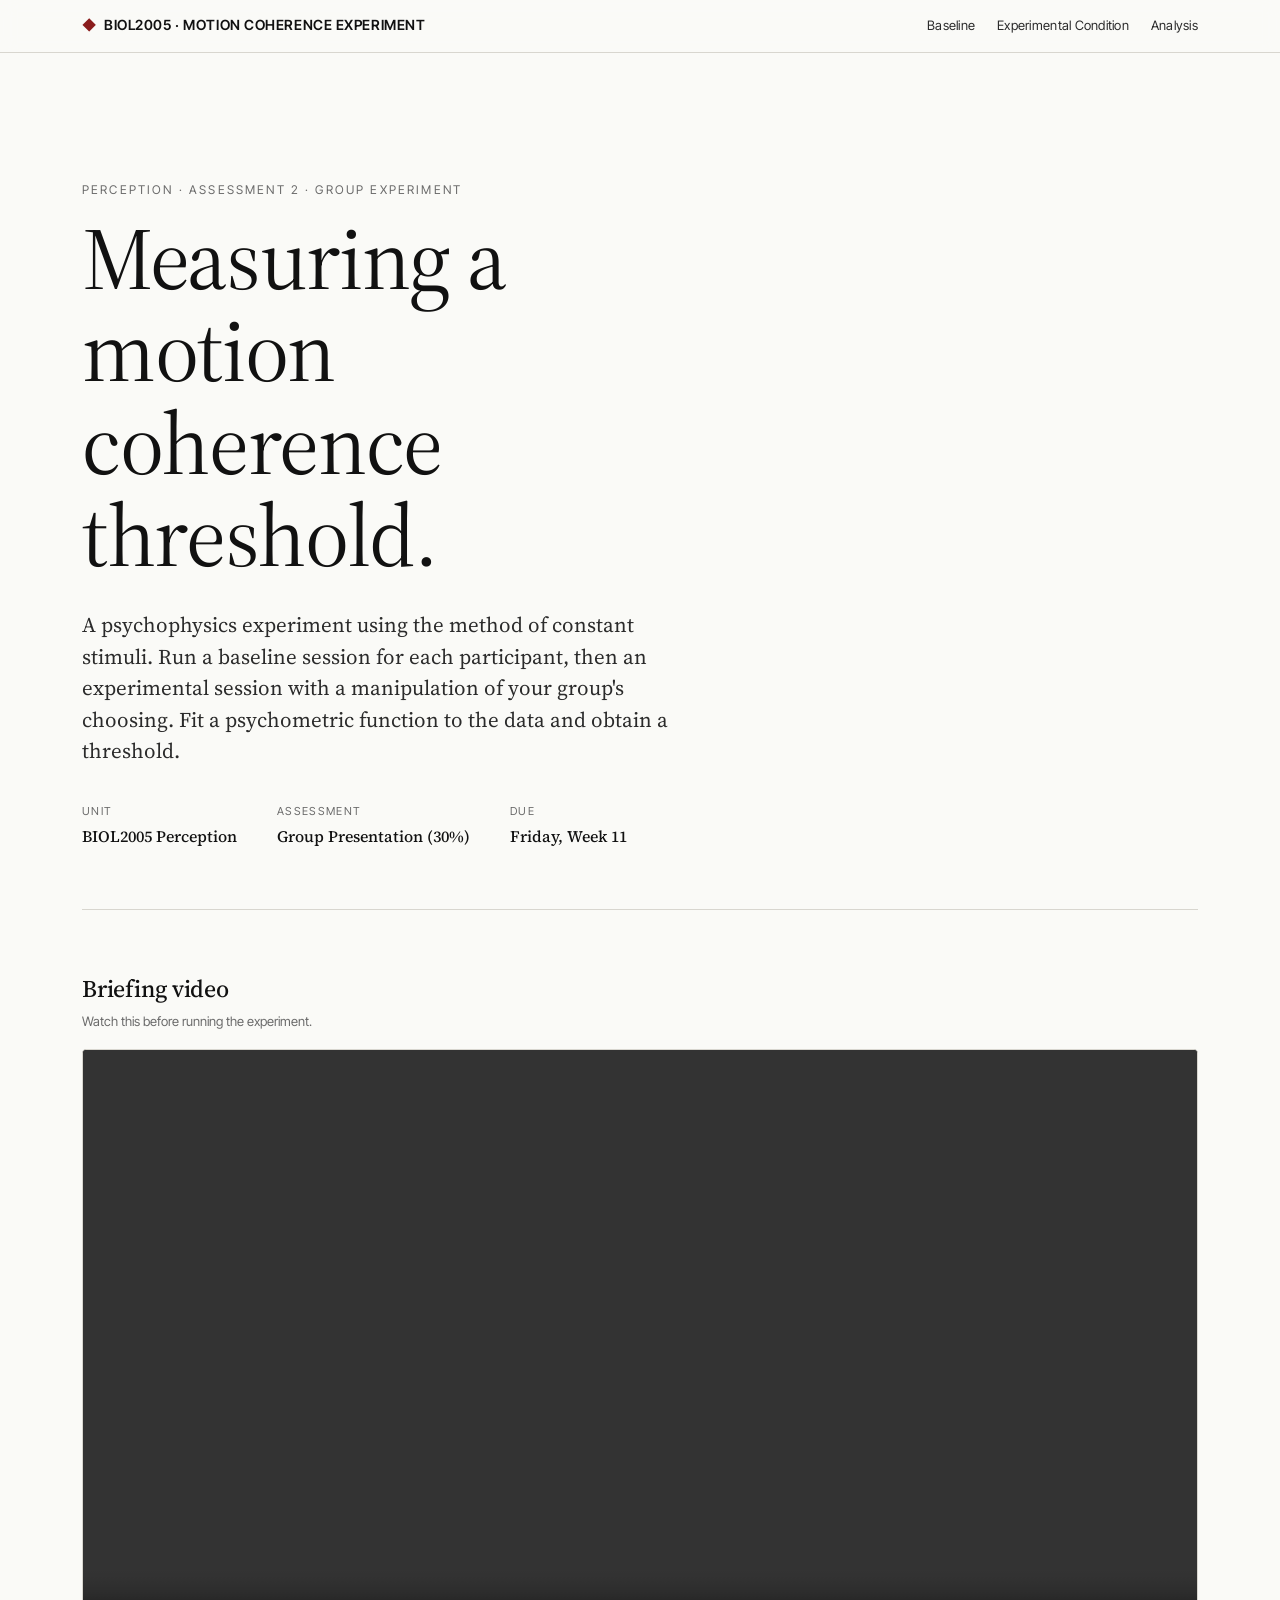
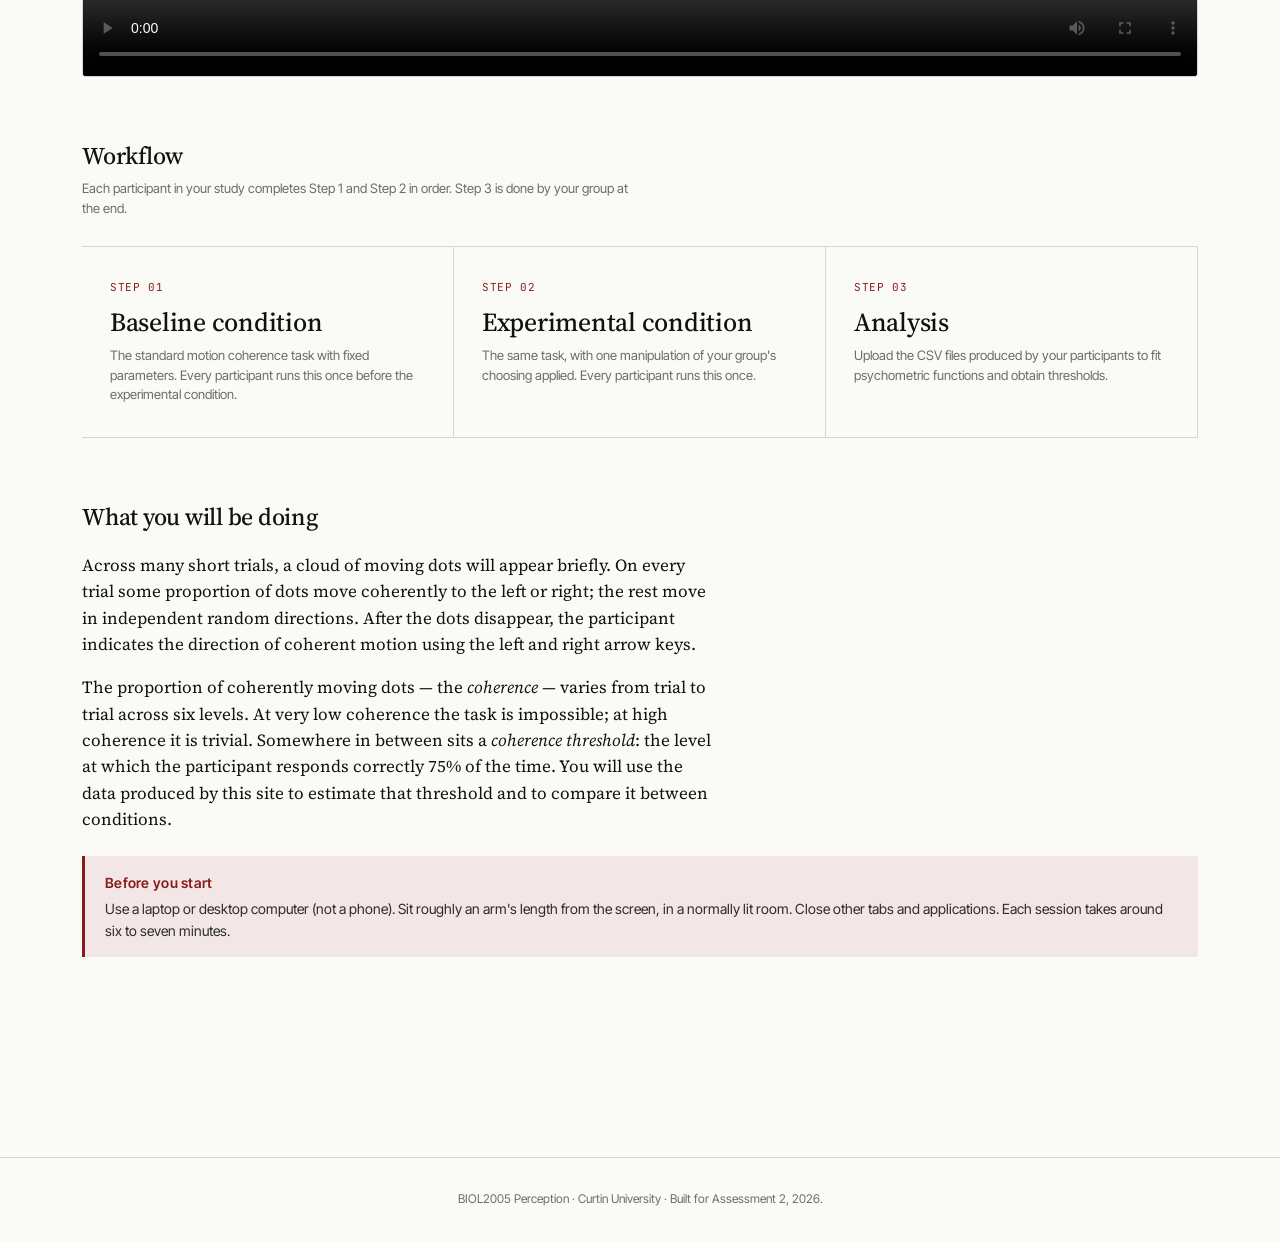
<file: index.html>
<!DOCTYPE html>
<html lang="en">
<head>
<meta charset="UTF-8">
<meta name="viewport" content="width=device-width, initial-scale=1.0">
<title>BIOL2005 — Motion Coherence Experiment</title>
<link rel="preconnect" href="https://fonts.googleapis.com">
<link rel="preconnect" href="https://fonts.gstatic.com" crossorigin>
<link href="https://fonts.googleapis.com/css2?family=Source+Serif+4:ital,wght@0,400;0,500;1,400&family=Inter+Tight:wght@400;500;600&family=JetBrains+Mono:wght@400;500&display=swap" rel="stylesheet">
<link rel="stylesheet" href="styles.css">
</head>
<body>

<nav class="site-nav">
  <div class="nav-inner">
    <a href="index.html" class="nav-brand"><span>◆</span> BIOL2005 · Motion Coherence Experiment</a>
    <div class="nav-links">
      <a href="baseline.html">Baseline</a>
      <a href="experiment.html">Experimental Condition</a>
      <a href="analysis.html">Analysis</a>
    </div>
  </div>
</nav>

<main class="page">

  <section class="hero">
    <p class="eyebrow">Perception · Assessment 2 · Group Experiment</p>
    <h1>Measuring a motion coherence threshold.</h1>
    <p class="lede">A psychophysics experiment using the method of constant stimuli. Run a baseline session for each participant, then an experimental session with a manipulation of your group's choosing. Fit a psychometric function to the data and obtain a threshold.</p>
    <div class="meta-row">
      <div class="meta-item">
        <span>Unit</span>
        <strong>BIOL2005 Perception</strong>
      </div>
      <div class="meta-item">
        <span>Assessment</span>
        <strong>Group Presentation (30%)</strong>
      </div>
      <div class="meta-item">
        <span>Due</span>
        <strong>Friday, Week 11</strong>
      </div>
    </div>
  </section>

<section>
  <h2 style="margin-bottom: 4px;">Briefing video</h2>
  <p style="font-family: var(--sans); font-size: 13px; color: var(--muted); margin: 0 0 18px;">Watch this before running the experiment.</p>
  <div class="video-frame">
    <video controls preload="metadata" src="videoexplainer_aNRnPT2x.mp4"></video>
  </div>
</section>

  <section style="margin-top: 60px;">
    <h2 style="margin-bottom: 4px;">Workflow</h2>
    <p style="font-family: var(--sans); font-size: 13px; color: var(--muted); margin: 0 0 28px;">Each participant in your study completes Step 1 and Step 2 in order. Step 3 is done by your group at the end.</p>

    <div class="path-list">

      <a href="baseline.html" class="path-card">
        <span class="num">STEP 01</span>
        <h3 class="title">Baseline condition</h3>
        <p class="desc">The standard motion coherence task with fixed parameters. Every participant runs this once before the experimental condition.</p>
        <span class="arrow">→</span>
      </a>

      <a href="experiment.html" class="path-card">
        <span class="num">STEP 02</span>
        <h3 class="title">Experimental condition</h3>
        <p class="desc">The same task, with one manipulation of your group's choosing applied. Every participant runs this once.</p>
        <span class="arrow">→</span>
      </a>

      <a href="analysis.html" class="path-card">
        <span class="num">STEP 03</span>
        <h3 class="title">Analysis</h3>
        <p class="desc">Upload the CSV files produced by your participants to fit psychometric functions and obtain thresholds.</p>
        <span class="arrow">→</span>
      </a>

    </div>
  </section>

  <section style="margin-top: 60px;">
    <h2>What you will be doing</h2>
    <p>Across many short trials, a cloud of moving dots will appear briefly. On every trial some proportion of dots move coherently to the left or right; the rest move in independent random directions. After the dots disappear, the participant indicates the direction of coherent motion using the left and right arrow keys.</p>

    <p>The proportion of coherently moving dots — the <em>coherence</em> — varies from trial to trial across six levels. At very low coherence the task is impossible; at high coherence it is trivial. Somewhere in between sits a <em>coherence threshold</em>: the level at which the participant responds correctly 75% of the time. You will use the data produced by this site to estimate that threshold and to compare it between conditions.</p>

    <div class="viewing-note">
      <strong>Before you start</strong>
      Use a laptop or desktop computer (not a phone). Sit roughly an arm's length from the screen, in a normally lit room. Close other tabs and applications. Each session takes around six to seven minutes.
    </div>
  </section>

</main>

<footer class="site-footer">
  BIOL2005 Perception · Curtin University · Built for Assessment 2, 2026.
</footer>

<script>
// highlight current page link
document.querySelectorAll('.nav-links a').forEach(a => {
  if (a.getAttribute('href') === location.pathname.split('/').pop()) {
    a.classList.add('active');
  }
});
</script>

</body>
</html>
</file>
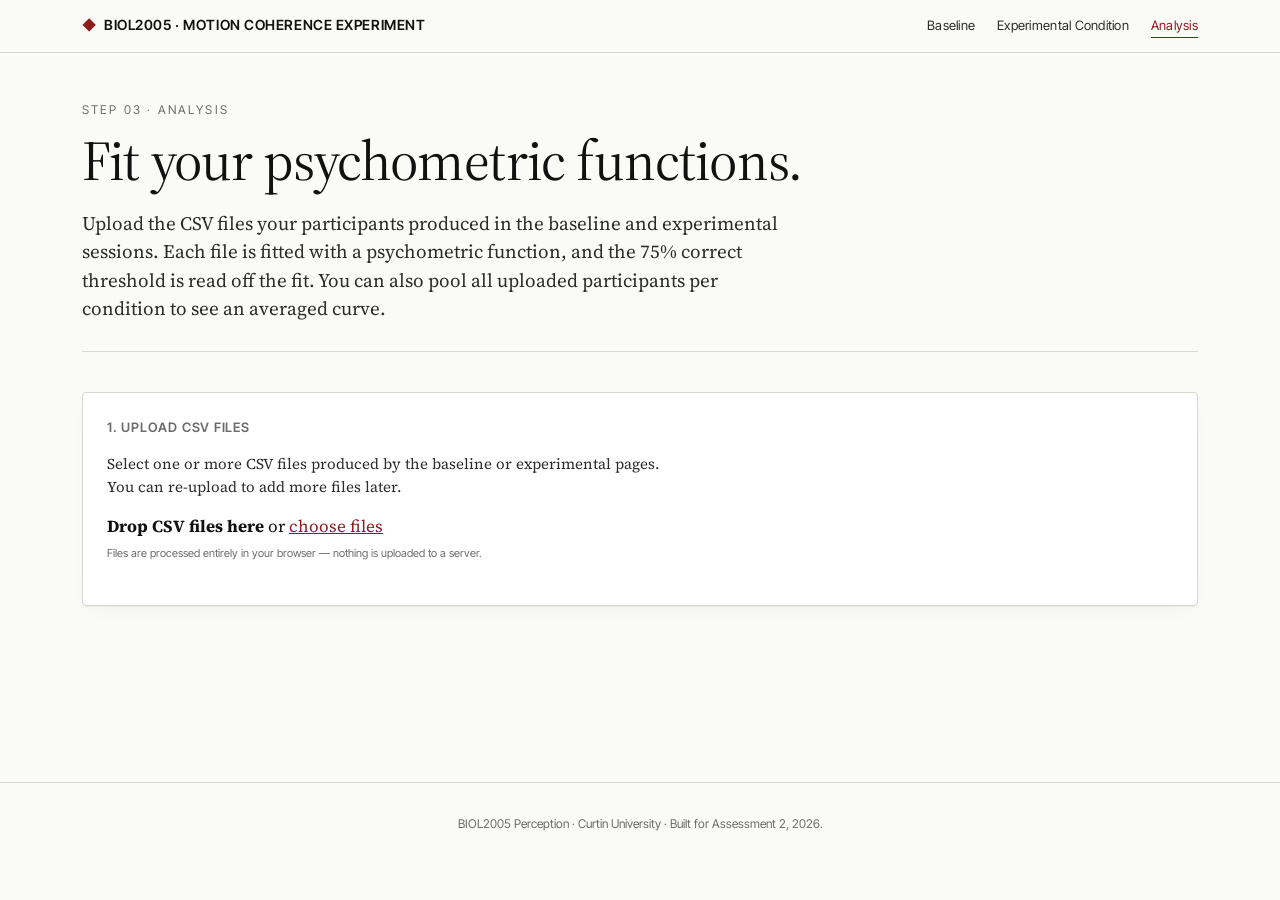
<file: analysis.html>
<!DOCTYPE html>
<html lang="en">
<head>
<meta charset="UTF-8">
<meta name="viewport" content="width=device-width, initial-scale=1.0">
<title>Analysis — BIOL2005 Motion Coherence</title>
<link rel="preconnect" href="https://fonts.googleapis.com">
<link rel="preconnect" href="https://fonts.gstatic.com" crossorigin>
<link href="https://fonts.googleapis.com/css2?family=Source+Serif+4:ital,wght@0,400;0,500;1,400&family=Inter+Tight:wght@400;500;600&family=JetBrains+Mono:wght@400;500&display=swap" rel="stylesheet">
<link rel="stylesheet" href="styles.css">
</head>
<body>

<nav class="site-nav">
  <div class="nav-inner">
    <a href="index.html" class="nav-brand"><span>◆</span> BIOL2005 · Motion Coherence Experiment</a>
    <div class="nav-links">
      <a href="baseline.html">Baseline</a>
      <a href="experiment.html">Experimental Condition</a>
      <a href="analysis.html" class="active">Analysis</a>
    </div>
  </div>
</nav>

<main class="page">

  <div class="page-header">
    <p class="eyebrow">Step 03 · Analysis</p>
    <h1>Fit your psychometric functions.</h1>
    <p class="lede">Upload the CSV files your participants produced in the baseline and experimental sessions. Each file is fitted with a psychometric function, and the 75% correct threshold is read off the fit. You can also pool all uploaded participants per condition to see an averaged curve.</p>
  </div>

  <!-- Upload area -->
  <section>
    <div class="stage">
      <h3>1. Upload CSV files</h3>
      <p style="font-size: 15px; color: var(--ink-soft);">Select one or more CSV files produced by the baseline or experimental pages. You can re-upload to add more files later.</p>

      <div id="drop-zone" class="drop-zone">
        <input type="file" id="file-input" accept=".csv,text/csv" multiple style="display: none;">
        <p style="margin: 0;"><strong>Drop CSV files here</strong> or <a href="#" id="file-link" style="color: var(--accent);">choose files</a></p>
        <p class="field-hint" style="margin-top: 6px;">Files are processed entirely in your browser — nothing is uploaded to a server.</p>
      </div>

      <div id="upload-error" class="field-error" style="margin-top: 8px;"></div>
    </div>
  </section>

  <!-- File list + plot -->
  <section style="margin-top: 32px;" id="results-section" hidden>

    <div class="illusion-grid">

      <!-- LEFT: plot -->
      <div>
        <div class="stage">
          <div style="display: flex; justify-content: space-between; align-items: baseline; margin-bottom: 12px;">
            <h3 style="margin: 0;">Psychometric functions</h3>
            <button class="btn" id="btn-export" style="font-size: 11px; padding: 6px 12px;">Export PNG</button>
          </div>
          <svg id="plot" role="img" aria-label="Psychometric function plot"></svg>
        </div>

        <div class="stage" style="margin-top: 20px;">
          <h3>Fit summary</h3>
          <p style="font-size: 13px; color: var(--muted); margin: 0 0 12px;">75% correct threshold and Weibull slope (β) for each visible trace. The slope describes how steeply performance rises across coherence levels; larger values mean a sharper transition.</p>
          <table class="fit-table" id="fit-table">
            <thead>
              <tr>
                <th>Trace</th>
                <th>Threshold (75%)</th>
                <th>Slope (β)</th>
              </tr>
            </thead>
            <tbody id="fit-tbody"></tbody>
          </table>
        </div>

        <div class="stage" style="margin-top: 20px;">
          <h3>Compare baseline vs experimental</h3>
          <div class="btn-row">
            <button class="btn" id="btn-test">Run statistical tests</button>
          </div>
          <div id="test-results" style="margin-top: 16px;"></div>
        </div>
      </div>

      <!-- RIGHT: file list / visibility toggles -->
      <div class="controls">
        <h2 class="controls-title">Traces</h2>

        <div class="control-group">
          <h3 style="font-size: 11px; margin-bottom: 8px;">Combined (pooled across participants)</h3>
          <ul class="trace-list" id="combined-list"></ul>
        </div>

        <div class="control-group" style="margin-top: 16px;">
          <h3 style="font-size: 11px; margin-bottom: 8px;">Individual participants</h3>
          <ul class="trace-list" id="files-list"></ul>
        </div>

        <div class="controls-footer">
          <div class="btn-row" style="flex-direction: column; align-items: stretch;">
            <button class="btn btn-ghost" id="btn-clear">Clear all files</button>
          </div>
        </div>
      </div>

    </div>
  </section>

</main>

<footer class="site-footer">
  BIOL2005 Perception · Curtin University · Built for Assessment 2, 2026.
</footer>

<script src="analysis.js"></script>
<script>
(function () {
  'use strict';

  // Highlight current nav link
  document.querySelectorAll('.nav-links a').forEach(a => {
    if (a.getAttribute('href') === location.pathname.split('/').pop()) {
      a.classList.add('active');
    }
  });

  // ----------------------------------------------------------------
  // State
  // ----------------------------------------------------------------
  // Each "trace" object describes one curve on the plot. Kinds:
  //   - 'file': one uploaded CSV (one participant × one condition)
  //   - 'combined': pooled across all uploaded files of one condition
  //
  // For file traces:
  //   { kind: 'file', id, label, condition, participantId, agg, fit, visible, color, rawRows }
  // For combined traces:
  //   { kind: 'combined', id, label, condition, agg, fit, visible, color }
  const state = {
    traces: [],
    nextId: 1,
  };

  // Colour palettes:
  //   - baselines:    cool greys / blues
  //   - experimental: oxblood / warm reds
  // Individual files cycle through palette indices; combined uses a special bold colour per condition.
  const COLORS = {
    baselineCombined:    '#2e4d6b',
    experimentalCombined:'#8a1c1c',
    baselineIndividual: ['#5b7a9a', '#7d9bb8', '#476380', '#94a8be', '#6c8fae'],
    experimentalIndividual: ['#b85c5c', '#a04141', '#c97c7c', '#893030', '#cf9999'],
  };

  function pickColor(condition, index) {
    const arr = condition === 'baseline'
      ? COLORS.baselineIndividual
      : COLORS.experimentalIndividual;
    return arr[index % arr.length];
  }

  // ----------------------------------------------------------------
  // File handling
  // ----------------------------------------------------------------
  const dropZone = document.getElementById('drop-zone');
  const fileInput = document.getElementById('file-input');
  const fileLink = document.getElementById('file-link');
  const uploadError = document.getElementById('upload-error');
  const resultsSection = document.getElementById('results-section');
  const filesList = document.getElementById('files-list');
  const combinedList = document.getElementById('combined-list');
  const fitTableBody = document.getElementById('fit-tbody');
  const testResults = document.getElementById('test-results');
  const btnTest = document.getElementById('btn-test');
  const plotSvg = document.getElementById('plot');
  const btnExport = document.getElementById('btn-export');
  const btnClear = document.getElementById('btn-clear');

  fileLink.addEventListener('click', (e) => { e.preventDefault(); fileInput.click(); });
  fileInput.addEventListener('change', () => {
    handleFiles(Array.from(fileInput.files));
    fileInput.value = '';
  });

  dropZone.addEventListener('dragover', (e) => {
    e.preventDefault();
    dropZone.classList.add('drop-active');
  });
  dropZone.addEventListener('dragleave', () => dropZone.classList.remove('drop-active'));
  dropZone.addEventListener('drop', (e) => {
    e.preventDefault();
    dropZone.classList.remove('drop-active');
    const files = Array.from(e.dataTransfer.files).filter(f => f.name.endsWith('.csv'));
    handleFiles(files);
  });

  async function handleFiles(files) {
    uploadError.textContent = '';
    const errs = [];
    for (const file of files) {
      try {
        const text = await file.text();
        const { meta, rows } = ANALYSIS.parseCSV(text);
        const condition = (meta.condition || '').toLowerCase();
        if (condition !== 'baseline' && condition !== 'experimental') {
          errs.push(`${file.name}: condition is "${meta.condition || 'missing'}" (expected "baseline" or "experimental")`);
          continue;
        }
        const pid = meta.participant_id || 'unknown';
        const agg = ANALYSIS.aggregateByCoherence(rows);
        let fit = null;
        try { fit = ANALYSIS.fitPsychometric(agg); }
        catch (err) { console.warn('Fit failed for', file.name, err); }

        const sameCondCount = state.traces.filter(t => t.kind === 'file' && t.condition === condition).length;
        const trace = {
          kind: 'file',
          id: 'file_' + state.nextId++,
          label: `${pid} · ${condition}`,
          filename: file.name,
          condition: condition,
          participantId: pid,
          meta: meta,
          rawRows: rows,
          agg: agg,
          fit: fit,
          visible: true,
          color: pickColor(condition, sameCondCount),
        };
        state.traces.push(trace);
      } catch (err) {
        errs.push(`${file.name}: ${err.message}`);
      }
    }
    if (errs.length) uploadError.innerHTML = errs.join('<br>');
    rebuildCombinedTraces();
    redraw();
  }

  function rebuildCombinedTraces() {
    // Remove existing combined traces, recompute from current file traces
    state.traces = state.traces.filter(t => t.kind !== 'combined');

    for (const cond of ['baseline', 'experimental']) {
      const filesForCond = state.traces.filter(t => t.kind === 'file' && t.condition === cond);
      if (filesForCond.length === 0) continue;
      const allRows = filesForCond.map(t => t.rawRows);
      const pooledAgg = ANALYSIS.pooledFromMany(allRows);
      let fit = null;
      try { fit = ANALYSIS.fitPsychometric(pooledAgg); }
      catch (err) { console.warn('Pooled fit failed for', cond, err); }
      state.traces.push({
        kind: 'combined',
        id: 'combined_' + cond,
        label: `Combined ${cond} (n=${filesForCond.length})`,
        condition: cond,
        agg: pooledAgg,
        fit: fit,
        visible: filesForCond.length > 1,  // only show combined when there's more than one file
        color: cond === 'baseline' ? COLORS.baselineCombined : COLORS.experimentalCombined,
      });
    }
  }

  // ----------------------------------------------------------------
  // Describe manipulation(s) applied in an experimental file
  // ----------------------------------------------------------------
  // Returns a short human-readable string built from the
  // manipulation_* fields in a file's metadata.
  function describeManipulation(meta) {
    const parts = [];
    const m = meta || {};
    function isSet(v) { return v !== undefined && v !== '' && v !== 'baseline' && v !== 'none'; }
    if (isSet(m.manipulation_duration_ms))            parts.push(`stimulus duration = ${m.manipulation_duration_ms} ms`);
    if (isSet(m.manipulation_eccentricity_px))        parts.push(`eccentricity = ${m.manipulation_eccentricity_px} px`);
    if (isSet(m.manipulation_speed_px_per_frame))     parts.push(`dot speed = ${m.manipulation_speed_px_per_frame} px/frame`);
    if (isSet(m.manipulation_density_dots))           parts.push(`dot density = ${m.manipulation_density_dots} dots`);
    if (isSet(m.manipulation_aperture_radius_px))     parts.push(`aperture radius = ${m.manipulation_aperture_radius_px} px`);
    if (isSet(m.manipulation_contrast_pct))           parts.push(`dot contrast = ${m.manipulation_contrast_pct}%`);
    if (isSet(m.manipulation_external_label))         parts.push(`external (${m.manipulation_external_label})`);
    if (parts.length === 0) return 'no manipulation applied';
    return parts.join(', ');
  }

  // Across all currently-uploaded experimental files, build a label
  // for the heading. If they all share the same manipulation, use it;
  // otherwise note that they differ.
  function manipulationHeading() {
    const expFiles = state.traces.filter(t => t.kind === 'file' && t.condition === 'experimental');
    if (expFiles.length === 0) return null;
    const descriptions = expFiles.map(t => describeManipulation(t.meta));
    const uniq = Array.from(new Set(descriptions));
    if (uniq.length === 1) return uniq[0];
    // Multiple manipulations present across files
    return `${uniq.length} different manipulations across files`;
  }

  // ----------------------------------------------------------------
  // Rendering
  // ----------------------------------------------------------------
  function redraw() {
    if (state.traces.length === 0) {
      resultsSection.hidden = true;
      return;
    }
    resultsSection.hidden = false;

    // Re-render trace lists
    renderTraceList(combinedList, state.traces.filter(t => t.kind === 'combined'));
    renderTraceList(filesList, state.traces.filter(t => t.kind === 'file'));

    // Render plot — include manipulation description as title if any
    const manip = manipulationHeading();
    const plotTitle = manip ? `Baseline vs ${manip}` : '';
    ANALYSIS.plot(plotSvg, state.traces, { title: plotTitle });

    // Render fit summary table
    renderFitTable();

    // Don't auto-rerun tests; clear stale results when data changes
    testResults.innerHTML = '';
  }

  function renderTraceList(listEl, traces) {
    listEl.innerHTML = '';
    if (traces.length === 0) {
      listEl.innerHTML = '<li style="font-style: italic; color: var(--muted); font-size: 12px; padding: 6px 0;">None</li>';
      return;
    }
    for (const t of traces) {
      const li = document.createElement('li');
      li.className = 'trace-item';
      const check = document.createElement('input');
      check.type = 'checkbox';
      check.checked = t.visible;
      check.id = 'chk_' + t.id;
      check.addEventListener('change', () => {
        t.visible = check.checked;
        redraw();
      });
      const swatch = document.createElement('span');
      swatch.className = 'trace-swatch';
      swatch.style.background = t.color;
      const label = document.createElement('label');
      label.setAttribute('for', 'chk_' + t.id);
      label.className = 'trace-label';
      label.textContent = t.label;
      const meta = document.createElement('span');
      meta.className = 'trace-meta';
      if (t.fit && t.fit.alpha) {
        const thr75 = ANALYSIS.thresholdAt(0.75, t.fit.alpha, t.fit.beta);
        const thrTxt = thr75 !== null ? `t₇₅=${thr75.toFixed(3)}` : '';
        const slopeTxt = `β=${t.fit.beta.toFixed(2)}`;
        meta.textContent = `${thrTxt} · ${slopeTxt}`;
      }
      li.appendChild(check);
      li.appendChild(swatch);
      li.appendChild(label);
      li.appendChild(meta);
      // Allow removing file traces only (combined are auto-managed)
      if (t.kind === 'file') {
        const rm = document.createElement('button');
        rm.className = 'trace-remove';
        rm.title = 'Remove this file';
        rm.textContent = '×';
        rm.addEventListener('click', (e) => {
          e.preventDefault();
          state.traces = state.traces.filter(tt => tt.id !== t.id);
          rebuildCombinedTraces();
          redraw();
        });
        li.appendChild(rm);
      }
      listEl.appendChild(li);
    }
  }

  function renderFitTable() {
    const visible = state.traces.filter(t => t.visible);
    if (visible.length === 0) {
      fitTableBody.innerHTML = '<tr><td colspan="3" style="font-style: italic; color: var(--muted); padding: 12px;">No traces visible.</td></tr>';
      return;
    }
    const rows = visible.map(t => {
      let thrText = '—', slopeText = '—';
      if (t.fit && t.fit.alpha) {
        const thr75 = ANALYSIS.thresholdAt(0.75, t.fit.alpha, t.fit.beta);
        if (thr75 !== null && thr75 >= 0 && thr75 <= 1) thrText = thr75.toFixed(3);
        else if (thr75 !== null && thr75 > 1) thrText = `>1.0 (off chart)`;
        slopeText = t.fit.beta.toFixed(2);
      }
      return `<tr>
        <td><span class="trace-swatch" style="background:${t.color}; margin-right: 8px; vertical-align: middle;"></span>${t.label}</td>
        <td class="num">${thrText}</td>
        <td class="num">${slopeText}</td>
      </tr>`;
    });
    fitTableBody.innerHTML = rows.join('');
  }

  // ----------------------------------------------------------------
  // Statistical comparison of conditions
  // ----------------------------------------------------------------
  function runComparison() {
    const baselineFiles = state.traces.filter(t => t.kind === 'file' && t.condition === 'baseline' && t.fit && t.fit.alpha);
    const expFiles = state.traces.filter(t => t.kind === 'file' && t.condition === 'experimental' && t.fit && t.fit.alpha);

    if (baselineFiles.length === 0 || expFiles.length === 0) {
      testResults.innerHTML = `<p class="field-error">Need at least one baseline file AND one experimental file to compare.</p>`;
      return;
    }

    // Helper: extract threshold and slope from a file trace
    function metrics(t) {
      const thr = ANALYSIS.thresholdAt(0.75, t.fit.alpha, t.fit.beta);
      return { pid: t.participantId, threshold: thr, slope: t.fit.beta };
    }

    const baseMetrics = baselineFiles.map(metrics);
    const expMetrics = expFiles.map(metrics);

    // Try to pair by participant ID. Multiple files with the same
    // PID (e.g. re-runs) — pair by their order of appearance.
    function pairByPid(a, b) {
      const aByPid = new Map();
      for (const m of a) {
        if (!aByPid.has(m.pid)) aByPid.set(m.pid, []);
        aByPid.get(m.pid).push(m);
      }
      const pairs = [];
      const usedAIndices = new Set();
      for (const m of b) {
        const arr = aByPid.get(m.pid);
        if (!arr || arr.length === 0) continue;
        const partner = arr.shift();
        pairs.push({ pid: m.pid, baseline: partner, experimental: m });
      }
      return pairs;
    }

    const pairs = pairByPid(baseMetrics, expMetrics);

    let testKind, thresholdResult, slopeResult, sampleNote;

    if (pairs.length >= 2) {
      testKind = 'paired';
      thresholdResult = ANALYSIS.pairedTTest(
        pairs.map(p => ({ a: p.experimental.threshold, b: p.baseline.threshold }))
      );
      slopeResult = ANALYSIS.pairedTTest(
        pairs.map(p => ({ a: p.experimental.slope, b: p.baseline.slope }))
      );
      const totalBase = baselineFiles.length, totalExp = expFiles.length;
      const unmatched = (totalBase - pairs.length) + (totalExp - pairs.length);
      sampleNote = `Paired t-test on ${pairs.length} matched participant${pairs.length === 1 ? '' : 's'} (matched by participant ID).` +
                   (unmatched > 0 ? ` ${unmatched} unmatched file${unmatched === 1 ? '' : 's'} excluded.` : '');
    } else if (baselineFiles.length >= 2 && expFiles.length >= 2) {
      testKind = 'welch';
      thresholdResult = ANALYSIS.welchTTest(
        expMetrics.map(m => m.threshold),
        baseMetrics.map(m => m.threshold)
      );
      slopeResult = ANALYSIS.welchTTest(
        expMetrics.map(m => m.slope),
        baseMetrics.map(m => m.slope)
      );
      const pairNote = pairs.length === 0
        ? 'no shared participant IDs found'
        : `only ${pairs.length} shared participant ID — need ≥2 for a paired test`;
      sampleNote = `Welch two-sample t-test (${pairNote}, so participants treated as independent groups). Baseline n = ${baselineFiles.length}, experimental n = ${expFiles.length}.`;
    } else {
      testResults.innerHTML = `<p class="field-error">Not enough data: need either ≥2 matched participants (same ID in both conditions), or ≥2 baseline files AND ≥2 experimental files for the unpaired test.</p>`;
      return;
    }

    renderTestResults(testKind, thresholdResult, slopeResult, sampleNote, pairs);
  }

  function renderTestResults(kind, thrR, slopeR, sampleNote, pairs) {
    function formatBlock(title, r, metricLabel) {
      if (!r.ok) {
        return `<div class="test-block"><h4>${title}</h4><p class="field-hint">${r.reason || 'Test could not be computed.'}</p></div>`;
      }
      const meanLabel = r.kind === 'paired' ? 'Mean difference (experimental − baseline)' : 'Mean difference (experimental − baseline)';
      const meanVal = r.kind === 'paired' ? r.mean : r.meanDiff;
      const sig = isFinite(r.p) && r.p < 0.05;
      return `
        <div class="test-block">
          <h4>${title}</h4>
          <table class="test-table">
            <tr><td>${meanLabel}</td><td class="num">${meanVal.toFixed(3)}</td></tr>
            <tr><td>95% CI on difference</td><td class="num">[${r.ciLow.toFixed(3)}, ${r.ciHigh.toFixed(3)}]</td></tr>
            <tr><td>t</td><td class="num">${r.t.toFixed(3)}</td></tr>
            <tr><td>df</td><td class="num">${r.df.toFixed(r.kind === 'welch' ? 2 : 0)}</td></tr>
            <tr><td>p-value (two-tailed)</td><td class="num"><strong>${ANALYSIS.formatP(r.p)}</strong></td></tr>
            <tr><td>Conclusion at α = 0.05</td><td class="num">${sig ? '<span style="color: var(--accent); font-weight:600;">significant</span>' : 'not significant'}</td></tr>
          </table>
        </div>`;
    }

    const pairedBlock = (kind === 'paired') ? `
      <details style="margin-top: 14px;">
        <summary style="cursor: pointer; font-family: var(--sans); font-size: 12px; color: var(--muted);">Show matched pairs (${pairs.length})</summary>
        <table class="test-table" style="margin-top: 8px;">
          <thead><tr><th>Participant</th><th>Baseline thr.</th><th>Exp. thr.</th><th>Baseline β</th><th>Exp. β</th></tr></thead>
          <tbody>${pairs.map(p => `
            <tr>
              <td>${p.pid}</td>
              <td class="num">${p.baseline.threshold.toFixed(3)}</td>
              <td class="num">${p.experimental.threshold.toFixed(3)}</td>
              <td class="num">${p.baseline.slope.toFixed(2)}</td>
              <td class="num">${p.experimental.slope.toFixed(2)}</td>
            </tr>`).join('')}</tbody>
        </table>
      </details>` : '';

    testResults.innerHTML = `
      <p class="field-hint" style="margin-bottom: 14px;">${sampleNote}</p>
      ${formatBlock('Threshold (75% correct point)', thrR, 'threshold')}
      ${formatBlock('Slope (Weibull β)', slopeR, 'slope')}
      ${pairedBlock}
    `;
  }

  btnTest.addEventListener('click', runComparison);

  // ----------------------------------------------------------------
  // Export
  // ----------------------------------------------------------------
  btnExport.addEventListener('click', () => {
    const stamp = new Date().toISOString().replace(/[:T]/g, '-').slice(0, 19);
    ANALYSIS.exportPNG(plotSvg, `psychometric_${stamp}.png`, 2);
  });

  btnClear.addEventListener('click', () => {
    if (state.traces.length === 0) return;
    if (!confirm('Remove all uploaded files? This will clear the plot.')) return;
    state.traces = [];
    state.nextId = 1;
    redraw();
  });

})();
</script>

</body>
</html>
</file>
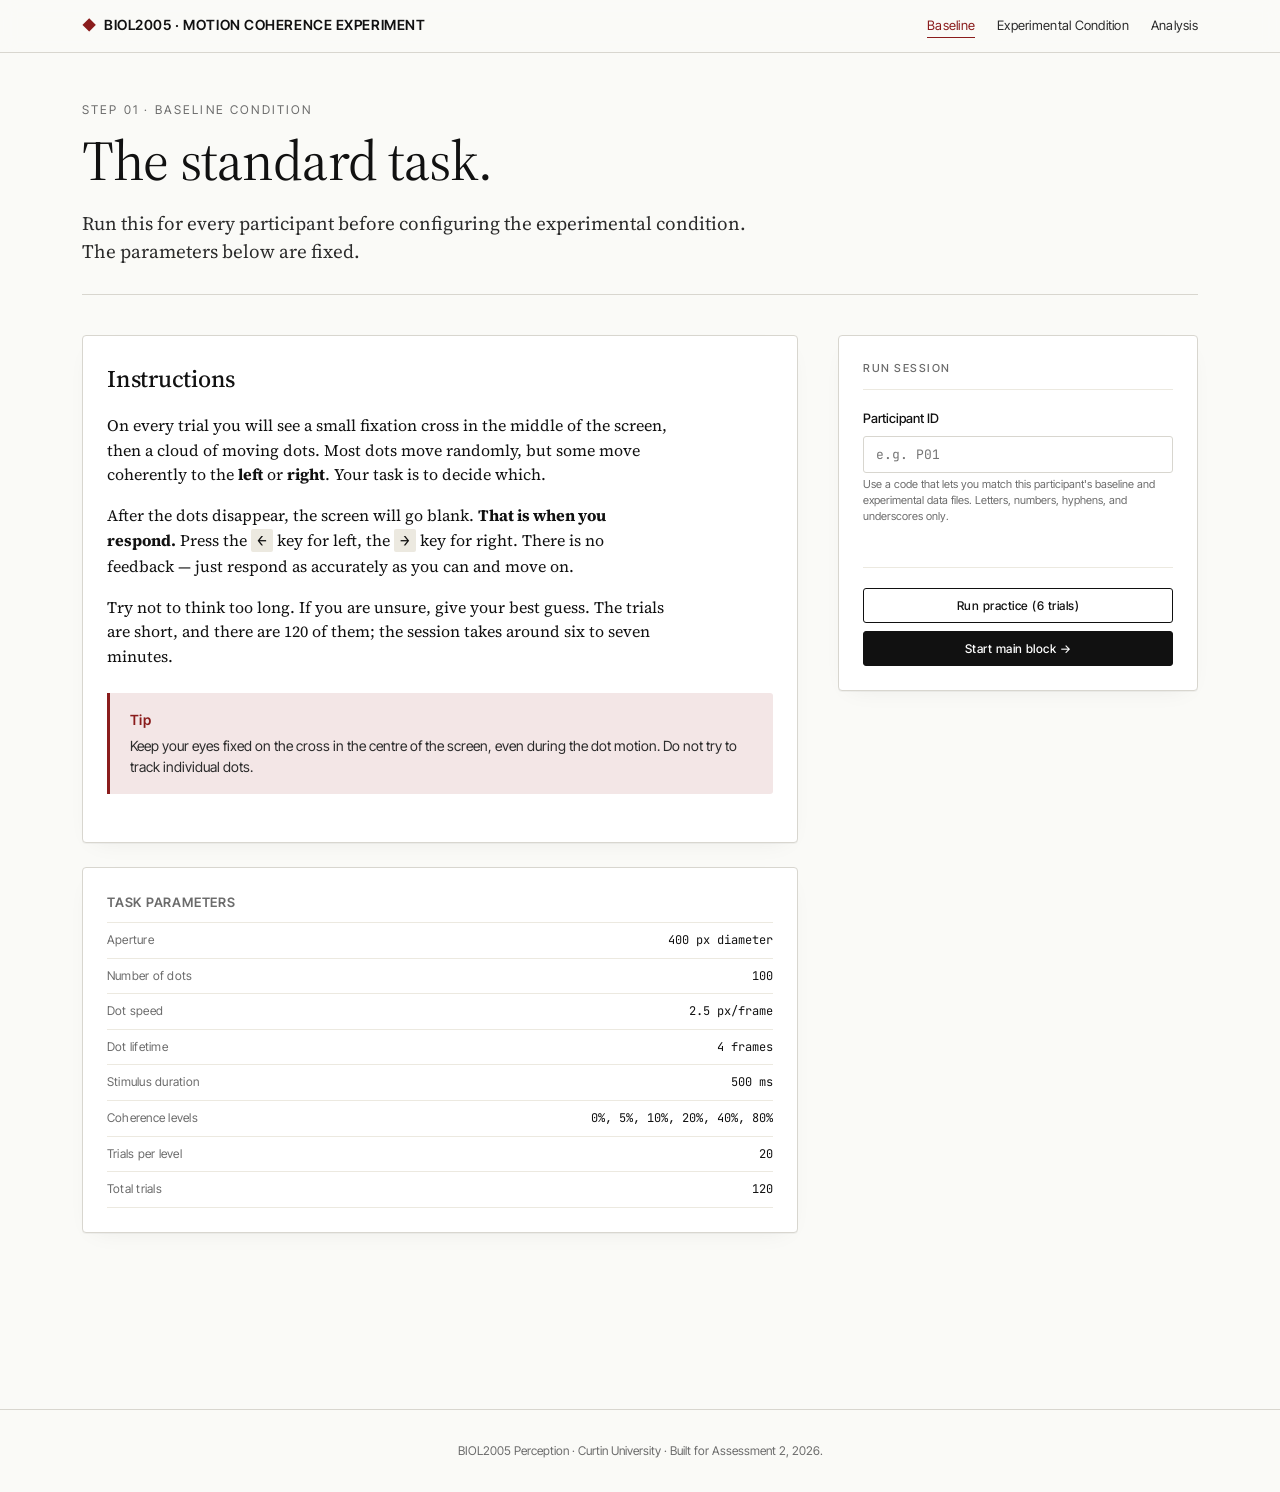
<file: baseline.html>
<!DOCTYPE html>
<html lang="en">
<head>
<meta charset="UTF-8">
<meta name="viewport" content="width=device-width, initial-scale=1.0">
<title>Baseline — BIOL2005 Motion Coherence</title>
<link rel="preconnect" href="https://fonts.googleapis.com">
<link rel="preconnect" href="https://fonts.gstatic.com" crossorigin>
<link href="https://fonts.googleapis.com/css2?family=Source+Serif+4:ital,wght@0,400;0,500;1,400&family=Inter+Tight:wght@400;500;600&family=JetBrains+Mono:wght@400;500&display=swap" rel="stylesheet">
<link rel="stylesheet" href="styles.css">
</head>
<body>

<nav class="site-nav">
  <div class="nav-inner">
    <a href="index.html" class="nav-brand"><span>◆</span> BIOL2005 · Motion Coherence Experiment</a>
    <div class="nav-links">
      <a href="baseline.html" class="active">Baseline</a>
      <a href="experiment.html">Experimental Condition</a>
      <a href="analysis.html">Analysis</a>
    </div>
  </div>
</nav>

<main class="page">

  <!-- ============================================================
       SETUP PHASE
       ============================================================ -->
  <section id="setup-section">
    <div class="page-header">
      <p class="eyebrow">Step 01 · Baseline condition</p>
      <h1>The standard task.</h1>
      <p class="lede">Run this for every participant before configuring the experimental condition. The parameters below are fixed.</p>
    </div>

    <div class="illusion-grid">

      <!-- LEFT: instructions + parameter readout -->
      <div>
        <div class="stage">
          <h2>Instructions</h2>
          <p style="font-size: 16px;">On every trial you will see a small fixation cross in the middle of the screen, then a cloud of moving dots. Most dots move randomly, but some move coherently to the <strong>left</strong> or <strong>right</strong>. Your task is to decide which.</p>
          <p style="font-size: 16px;">After the dots disappear, the screen will go blank. <strong>That is when you respond.</strong> Press the <code style="font-family: var(--mono); background: var(--rule-soft); padding: 1px 6px; border-radius: 2px;">←</code> key for left, the <code style="font-family: var(--mono); background: var(--rule-soft); padding: 1px 6px; border-radius: 2px;">→</code> key for right. There is no feedback — just respond as accurately as you can and move on.</p>
          <p style="font-size: 16px;">Try not to think too long. If you are unsure, give your best guess. The trials are short, and there are 120 of them; the session takes around six to seven minutes.</p>

          <div class="viewing-note">
            <strong>Tip</strong>
            Keep your eyes fixed on the cross in the centre of the screen, even during the dot motion. Do not try to track individual dots.
          </div>
        </div>

        <div class="stage" style="margin-top: 24px;">
          <h3>Task parameters</h3>
          <ul class="params-list" id="params-readout"><!-- populated by JS --></ul>
        </div>
      </div>

      <!-- RIGHT: participant ID + run controls -->
      <div class="controls">
        <h2 class="controls-title">Run session</h2>

        <div class="control-group">
          <label class="control-label" for="participant-id">
            <span>Participant ID</span>
          </label>
          <input type="text" id="participant-id" maxlength="40" placeholder="e.g. P01" autocomplete="off">
          <p class="field-hint">Use a code that lets you match this participant's baseline and experimental data files. Letters, numbers, hyphens, and underscores only.</p>
          <p class="field-error" id="start-error"></p>
        </div>

        <div class="controls-footer">
          <div class="btn-row" style="flex-direction: column; align-items: stretch;">
            <button class="btn btn-ghost" id="btn-practice">Run practice (6 trials)</button>
            <button class="btn" id="btn-start">Start main block →</button>
          </div>
        </div>
      </div>

    </div>
  </section>

  <!-- ============================================================
       RUNNING PHASE
       ============================================================ -->
  <section id="run-section" style="display: none;">
    <div class="page-header" style="text-align: center;">
      <p class="eyebrow" id="run-eyebrow">Baseline condition</p>
      <h1 id="run-title" style="font-size: 36px;">In progress</h1>
    </div>

    <div style="max-width: 1120px; margin: 0 auto;">
      <div class="stage-runtime">
        <canvas id="rdk-canvas" width="880" height="500"
                style="max-width: 880px; width: 100%; height: auto;"></canvas>
      </div>
      <div class="stage-progress">
        <div class="stage-progress-bar" id="progress-bar"></div>
      </div>
      <div class="run-status">
        <span id="status" class="status-key">Get ready…</span>
        <span id="trial-counter"></span>
      </div>
      <div style="text-align: center; margin-top: 28px;">
        <button class="btn btn-ghost" id="btn-abort">Abort session</button>
      </div>
    </div>
  </section>

  <!-- ============================================================
       COMPLETION PHASE
       ============================================================ -->
  <section id="done-section" style="display: none;">
    <div class="page-header">
      <p class="eyebrow">Step 01 · Complete</p>
      <h1>Baseline recorded.</h1>
      <p class="lede" id="done-lede">Download the data file below — you will need it for the analysis step.</p>
    </div>

    <div class="illusion-grid">

      <div>
        <div class="stage">
          <h3>Summary</h3>
          <ul class="params-list" id="summary-readout"><!-- populated by JS --></ul>
        </div>

        <div class="viewing-note" style="margin-top: 24px;">
          <strong>Naming convention</strong>
          Files are named <code style="font-family: var(--mono);">baseline_PARTICIPANT-ID_TIMESTAMP.csv</code>. Keep these files together with the matching experimental file for each participant.
        </div>
      </div>

      <div class="controls">
        <h2 class="controls-title">Next steps</h2>
        <div class="btn-row" style="flex-direction: column; align-items: stretch;">
          <button class="btn" id="btn-download">Download CSV</button>
          <a class="btn btn-ghost" href="experiment.html" style="text-align: center; text-decoration: none;">Continue to experimental →</a>
        </div>
      </div>

    </div>
  </section>

</main>

<footer class="site-footer">
  BIOL2005 Perception · Curtin University · Built for Assessment 2, 2026.
</footer>

<script src="rdk.js"></script>
<script>
(function () {
  'use strict';

  // ----------------------------------------------------------------
  // DOM references
  // ----------------------------------------------------------------
  const setupSection = document.getElementById('setup-section');
  const runSection = document.getElementById('run-section');
  const doneSection = document.getElementById('done-section');
  const participantIdInput = document.getElementById('participant-id');
  const startError = document.getElementById('start-error');
  const btnPractice = document.getElementById('btn-practice');
  const btnStart = document.getElementById('btn-start');
  const btnAbort = document.getElementById('btn-abort');
  const btnDownload = document.getElementById('btn-download');
  const canvas = document.getElementById('rdk-canvas');
  const statusEl = document.getElementById('status');
  const trialCounter = document.getElementById('trial-counter');
  const progressBar = document.getElementById('progress-bar');
  const runTitle = document.getElementById('run-title');
  const runEyebrow = document.getElementById('run-eyebrow');
  const doneLede = document.getElementById('done-lede');
  const paramsReadout = document.getElementById('params-readout');
  const summaryReadout = document.getElementById('summary-readout');

  // Highlight current nav link
  document.querySelectorAll('.nav-links a').forEach(a => {
    if (a.getAttribute('href') === location.pathname.split('/').pop()) {
      a.classList.add('active');
    }
  });

  // ----------------------------------------------------------------
  // Parameters readout
  // ----------------------------------------------------------------
  const P = RDK.DEFAULTS;
  const paramRows = [
    ['Aperture', P.apertureRadiusPx * 2 + ' px diameter'],
    ['Number of dots', P.nDots],
    ['Dot speed', P.dotSpeedPxPerFrame + ' px/frame'],
    ['Dot lifetime', P.dotLifetimeFrames + ' frames'],
    ['Stimulus duration', P.durationMs + ' ms'],
    ['Coherence levels', P.coherences.map(c => (c*100).toFixed(0) + '%').join(', ')],
    ['Trials per level', P.trialsPerCoherence],
    ['Total trials', P.coherences.length * P.trialsPerCoherence],
  ];
  paramsReadout.innerHTML = paramRows.map(([k, v]) => `
    <li><span class="pk">${k}</span><span class="pv">${v}</span></li>`).join('');

  // ----------------------------------------------------------------
  // Validation
  // ----------------------------------------------------------------
  function validateParticipantId() {
    const v = participantIdInput.value.trim();
    if (!v) {
      startError.textContent = 'Please enter a participant ID before starting.';
      return null;
    }
    if (!/^[A-Za-z0-9_-]+$/.test(v)) {
      startError.textContent = 'Use only letters, numbers, hyphens, and underscores.';
      return null;
    }
    startError.textContent = '';
    return v;
  }

  // ----------------------------------------------------------------
  // Session controllers
  // ----------------------------------------------------------------
  let currentBlock = null;

  function showSection(name) {
    setupSection.style.display = (name === 'setup') ? '' : 'none';
    runSection.style.display   = (name === 'run')   ? '' : 'none';
    doneSection.style.display  = (name === 'done')  ? '' : 'none';
  }

  function startSession(isPractice) {
    const pid = validateParticipantId();
    if (!pid) return;

    let trials;
    if (isPractice) {
      trials = RDK.buildTrialSequence([0.80], 6);
    } else {
      trials = RDK.buildTrialSequence(P.coherences, P.trialsPerCoherence);
    }

    document.body.classList.add('running');
    showSection('run');
    runEyebrow.textContent = isPractice ? 'Practice' : 'Baseline condition';
    runTitle.textContent = isPractice ? 'Practice block' : 'In progress';
    statusEl.textContent = 'Get ready…';
    trialCounter.textContent = '';
    progressBar.style.width = '0%';

    const stage = RDK.createStage(canvas);
    stage.drawFixation();

    setTimeout(() => {
      statusEl.textContent = '← left   → right';
      currentBlock = RDK.runBlock(stage, trials, {
        onTrialStart: (idx, total) => {
          progressBar.style.width = (100 * (idx - 1) / total).toFixed(1) + '%';
          trialCounter.textContent = `Trial ${idx} of ${total}`;
        },
        onComplete: (data) => {
          progressBar.style.width = '100%';
          trialCounter.textContent = '';
          if (isPractice) finishPractice();
          else finishMain(pid, data);
        },
      });
    }, 1500);
  }

  function finishPractice() {
    document.body.classList.remove('running');
    showSection('setup');
    statusEl.textContent = '';
    const oldText = btnPractice.textContent;
    btnPractice.textContent = '✓ Practice complete';
    btnPractice.disabled = true;
    setTimeout(() => {
      btnPractice.textContent = oldText;
      btnPractice.disabled = false;
    }, 2500);
    btnStart.scrollIntoView({ behavior: 'smooth', block: 'center' });
  }

  let mainData = null;
  let mainPid = null;
  let mainTimestamp = null;

  function finishMain(pid, data) {
    document.body.classList.remove('running');
    mainData = data;
    mainPid = pid;
    mainTimestamp = isoTimestamp();

    showSection('done');
    window.scrollTo({ top: 0, behavior: 'smooth' });
    doneLede.textContent = `${data.length} trials recorded for ${pid}. Download the data file below — you will need it for the analysis step.`;

    const completed = data.filter(d => d.response !== null).length;
    const acc = completed > 0
      ? (data.filter(d => d.correct === 1).length / completed * 100).toFixed(1) + '%'
      : '—';
    const meanRT = completed > 0
      ? Math.round(data.filter(d => d.rt_ms !== null).reduce((a, b) => a + b.rt_ms, 0) / completed) + ' ms'
      : '—';
    const summary = [
      ['Participant', pid],
      ['Trials completed', `${completed} / ${data.length}`],
      ['Overall accuracy', acc],
      ['Mean response time', meanRT],
      ['Timestamp', mainTimestamp],
    ];
    summaryReadout.innerHTML = summary.map(([k, v]) => `
      <li><span class="pk">${k}</span><span class="pv">${v}</span></li>`).join('');
  }

  function isoTimestamp() {
    const d = new Date();
    const pad = (n) => String(n).padStart(2, '0');
    return d.getFullYear() + pad(d.getMonth()+1) + pad(d.getDate()) + '-' +
           pad(d.getHours()) + pad(d.getMinutes()) + pad(d.getSeconds());
  }

  btnDownload.addEventListener('click', () => {
    if (!mainData) return;
    const meta = {
      condition: 'baseline',
      participant_id: mainPid,
      timestamp: mainTimestamp,
      n_trials: mainData.length,
      coherences: P.coherences.join(';'),
      trials_per_coherence: P.trialsPerCoherence,
      aperture_radius_px: P.apertureRadiusPx,
      n_dots: P.nDots,
      dot_speed_px_per_frame: P.dotSpeedPxPerFrame,
      dot_lifetime_frames: P.dotLifetimeFrames,
      stimulus_duration_ms: P.durationMs,
      manipulation: 'none',
    };
    const csv = RDK.toCSV(mainData, meta);
    RDK.downloadCSV(csv, `baseline_${mainPid}_${mainTimestamp}.csv`);
  });

  btnPractice.addEventListener('click', () => startSession(true));
  btnStart.addEventListener('click', () => startSession(false));
  btnAbort.addEventListener('click', () => {
    if (currentBlock) currentBlock.abort();
    document.body.classList.remove('running');
    showSection('setup');
    statusEl.textContent = '';
    trialCounter.textContent = '';
  });
  participantIdInput.addEventListener('input', () => { startError.textContent = ''; });

})();
</script>

</body>
</html>
</file>
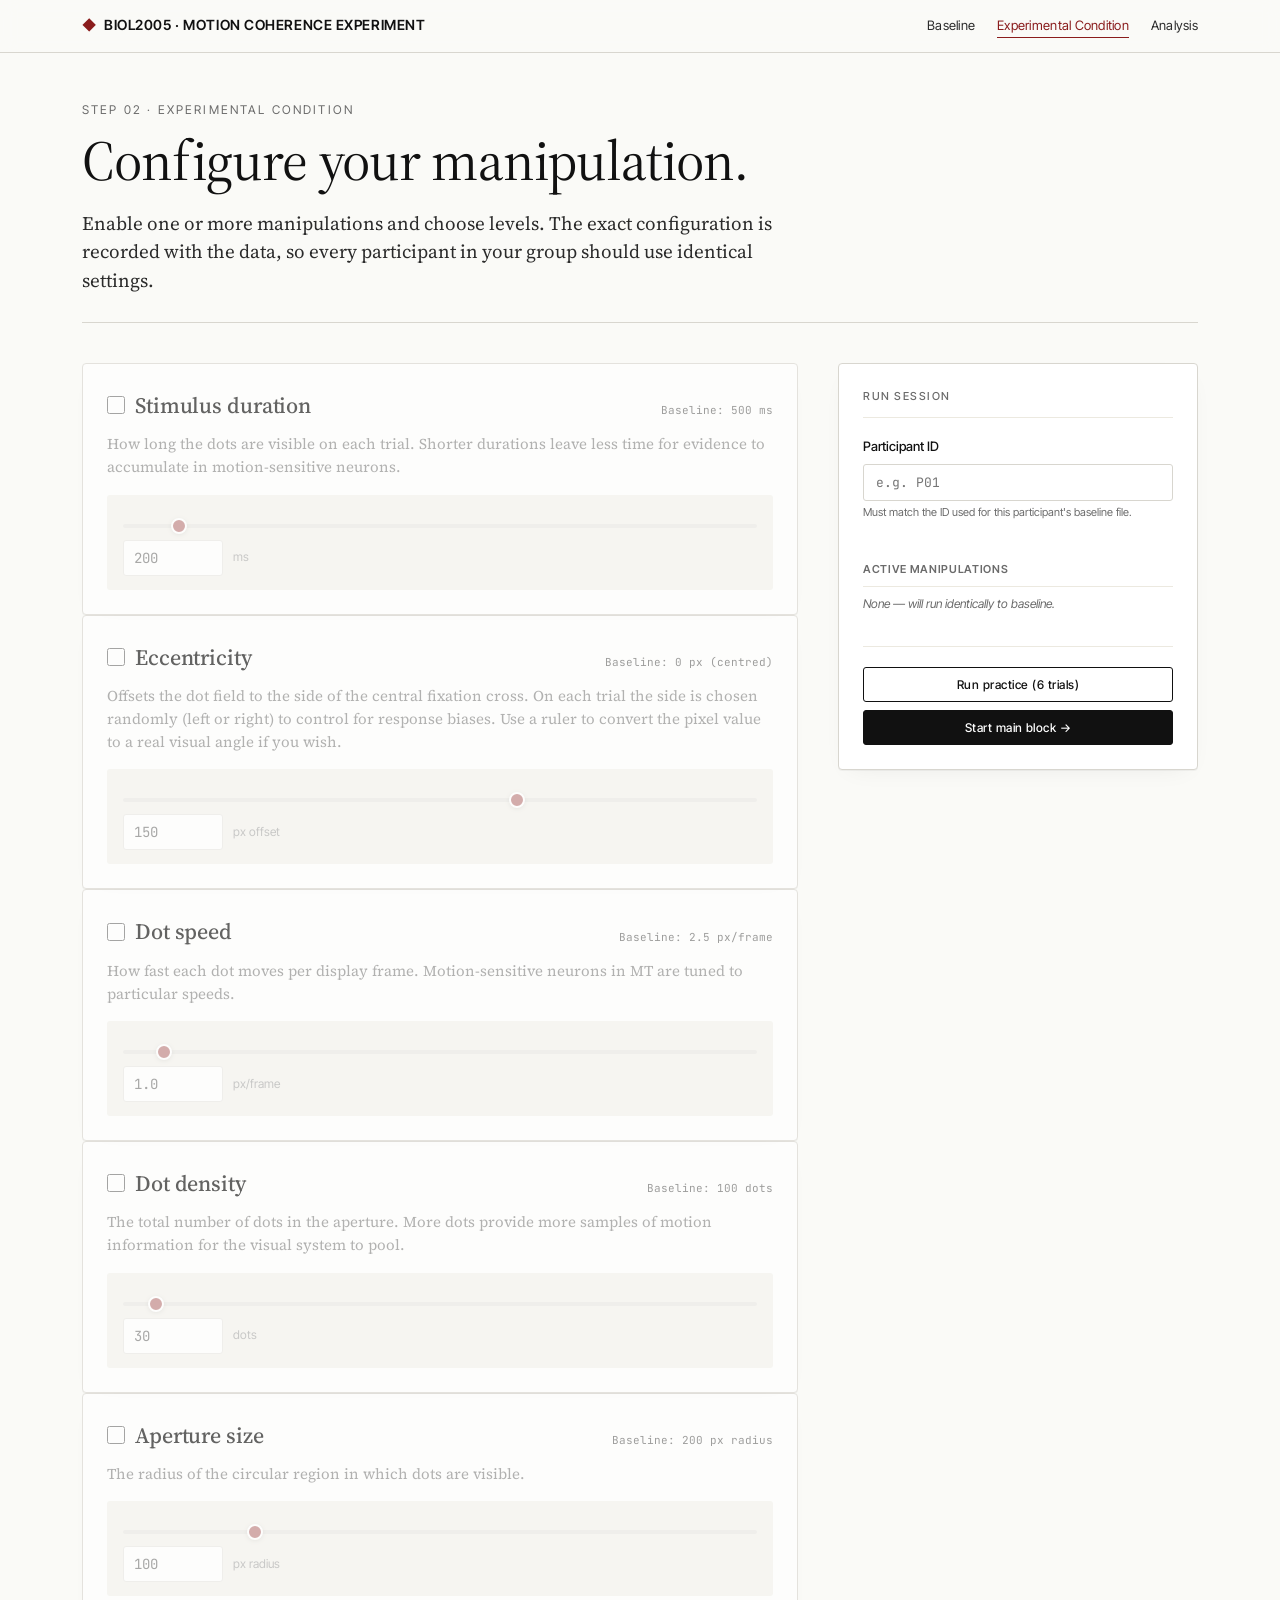
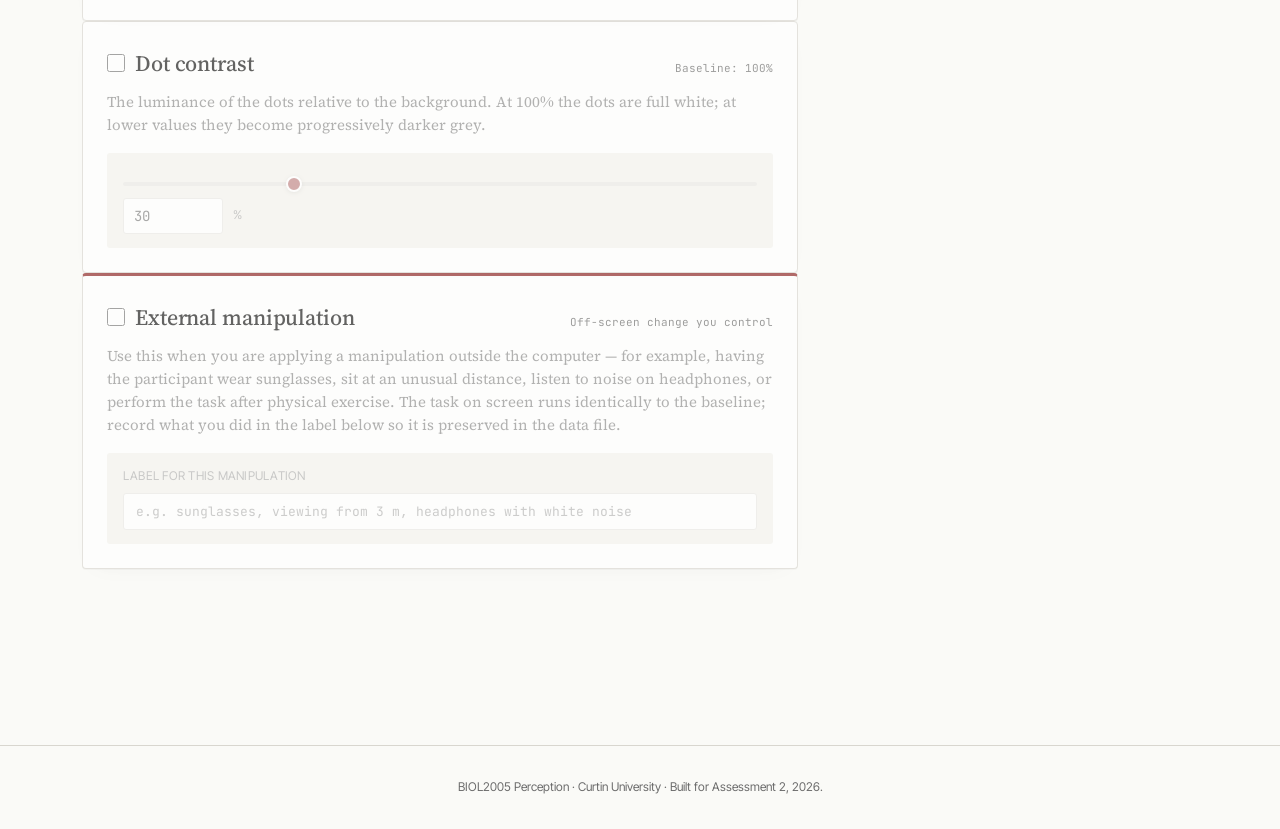
<file: experiment.html>
<!DOCTYPE html>
<html lang="en">
<head>
<meta charset="UTF-8">
<meta name="viewport" content="width=device-width, initial-scale=1.0">
<title>Experimental Condition — BIOL2005 Motion Coherence</title>
<link rel="preconnect" href="https://fonts.googleapis.com">
<link rel="preconnect" href="https://fonts.gstatic.com" crossorigin>
<link href="https://fonts.googleapis.com/css2?family=Source+Serif+4:ital,wght@0,400;0,500;1,400&family=Inter+Tight:wght@400;500;600&family=JetBrains+Mono:wght@400;500&display=swap" rel="stylesheet">
<link rel="stylesheet" href="styles.css">
</head>
<body>

<nav class="site-nav">
  <div class="nav-inner">
    <a href="index.html" class="nav-brand"><span>◆</span> BIOL2005 · Motion Coherence Experiment</a>
    <div class="nav-links">
      <a href="baseline.html">Baseline</a>
      <a href="experiment.html" class="active">Experimental Condition</a>
      <a href="analysis.html">Analysis</a>
    </div>
  </div>
</nav>

<main class="page">

  <!-- ============================================================
       SETUP PHASE
       ============================================================ -->
  <section id="setup-section">
    <div class="page-header">
      <p class="eyebrow">Step 02 · Experimental condition</p>
      <h1>Configure your manipulation.</h1>
      <p class="lede">Enable one or more manipulations and choose levels. The exact configuration is recorded with the data, so every participant in your group should use identical settings.</p>
    </div>

    <div class="illusion-grid">

      <!-- LEFT: manipulation modules -->
      <div>

        <!-- ===== Duration ===== -->
        <div class="stage">
          <div class="module-head">
            <label class="module-toggle">
              <input type="checkbox" id="mod-duration-on">
              <span class="module-toggle-name">Stimulus duration</span>
            </label>
            <span class="module-baseline">Baseline: 500 ms</span>
          </div>
          <p class="module-desc">How long the dots are visible on each trial. Shorter durations leave less time for evidence to accumulate in motion-sensitive neurons.</p>
          <div class="module-control" data-for="mod-duration">
            <input type="range" id="mod-duration-slider" min="50" max="2000" step="50" value="200">
            <div class="control-row">
              <input type="number" id="mod-duration-num" min="50" max="2000" step="10" value="200">
              <span class="unit">ms</span>
            </div>
          </div>
        </div>

        <!-- ===== Eccentricity ===== -->
        <div class="stage">
          <div class="module-head">
            <label class="module-toggle">
              <input type="checkbox" id="mod-eccentricity-on">
              <span class="module-toggle-name">Eccentricity</span>
            </label>
            <span class="module-baseline">Baseline: 0 px (centred)</span>
          </div>
          <p class="module-desc">Offsets the dot field to the side of the central fixation cross. On each trial the side is chosen randomly (left or right) to control for response biases. Use a ruler to convert the pixel value to a real visual angle if you wish.</p>
          <div class="module-control" data-for="mod-eccentricity">
            <input type="range" id="mod-eccentricity-slider" min="0" max="240" step="10" value="150">
            <div class="control-row">
              <input type="number" id="mod-eccentricity-num" min="0" max="240" step="1" value="150">
              <span class="unit">px offset</span>
            </div>
          </div>
        </div>

        <!-- ===== Dot speed ===== -->
        <div class="stage">
          <div class="module-head">
            <label class="module-toggle">
              <input type="checkbox" id="mod-speed-on">
              <span class="module-toggle-name">Dot speed</span>
            </label>
            <span class="module-baseline">Baseline: 2.5 px/frame</span>
          </div>
          <p class="module-desc">How fast each dot moves per display frame. Motion-sensitive neurons in MT are tuned to particular speeds.</p>
          <div class="module-control" data-for="mod-speed">
            <input type="range" id="mod-speed-slider" min="0.5" max="10" step="0.1" value="1.0">
            <div class="control-row">
              <input type="number" id="mod-speed-num" min="0.5" max="10" step="0.1" value="1.0">
              <span class="unit">px/frame</span>
            </div>
          </div>
        </div>

        <!-- ===== Dot density ===== -->
        <div class="stage">
          <div class="module-head">
            <label class="module-toggle">
              <input type="checkbox" id="mod-density-on">
              <span class="module-toggle-name">Dot density</span>
            </label>
            <span class="module-baseline">Baseline: 100 dots</span>
          </div>
          <p class="module-desc">The total number of dots in the aperture. More dots provide more samples of motion information for the visual system to pool.</p>
          <div class="module-control" data-for="mod-density">
            <input type="range" id="mod-density-slider" min="10" max="500" step="5" value="30">
            <div class="control-row">
              <input type="number" id="mod-density-num" min="10" max="500" step="1" value="30">
              <span class="unit">dots</span>
            </div>
          </div>
        </div>

        <!-- ===== Aperture size ===== -->
        <div class="stage">
          <div class="module-head">
            <label class="module-toggle">
              <input type="checkbox" id="mod-aperture-on">
              <span class="module-toggle-name">Aperture size</span>
            </label>
            <span class="module-baseline">Baseline: 200 px radius</span>
          </div>
          <p class="module-desc">The radius of the circular region in which dots are visible.</p>
          <div class="module-control" data-for="mod-aperture">
            <input type="range" id="mod-aperture-slider" min="50" max="300" step="5" value="100">
            <div class="control-row">
              <input type="number" id="mod-aperture-num" min="50" max="300" step="1" value="100">
              <span class="unit">px radius</span>
            </div>
          </div>
        </div>

        <!-- ===== Dot contrast ===== -->
        <div class="stage">
          <div class="module-head">
            <label class="module-toggle">
              <input type="checkbox" id="mod-contrast-on">
              <span class="module-toggle-name">Dot contrast</span>
            </label>
            <span class="module-baseline">Baseline: 100%</span>
          </div>
          <p class="module-desc">The luminance of the dots relative to the background. At 100% the dots are full white; at lower values they become progressively darker grey.</p>
          <div class="module-control" data-for="mod-contrast">
            <input type="range" id="mod-contrast-slider" min="5" max="100" step="1" value="30">
            <div class="control-row">
              <input type="number" id="mod-contrast-num" min="5" max="100" step="1" value="30">
              <span class="unit">%</span>
            </div>
          </div>
        </div>

        <!-- ===== External manipulation ===== -->
        <div class="stage" style="border-top: 3px solid var(--accent);">
          <div class="module-head">
            <label class="module-toggle">
              <input type="checkbox" id="mod-external-on">
              <span class="module-toggle-name">External manipulation</span>
            </label>
            <span class="module-baseline">Off-screen change you control</span>
          </div>
          <p class="module-desc">Use this when you are applying a manipulation outside the computer — for example, having the participant wear sunglasses, sit at an unusual distance, listen to noise on headphones, or perform the task after physical exercise. The task on screen runs identically to the baseline; record what you did in the label below so it is preserved in the data file.</p>
          <div class="module-control" data-for="mod-external" style="display: block;">
            <label class="control-label-text">Label for this manipulation</label>
            <input type="text" id="mod-external-label" placeholder="e.g. sunglasses, viewing from 3 m, headphones with white noise" maxlength="100">
          </div>
        </div>

      </div>

      <!-- RIGHT: participant ID + run controls -->
      <div class="controls">
        <h2 class="controls-title">Run session</h2>

        <div class="control-group">
          <label class="control-label" for="participant-id">
            <span>Participant ID</span>
          </label>
          <input type="text" id="participant-id" maxlength="40" placeholder="e.g. P01" autocomplete="off">
          <p class="field-hint">Must match the ID used for this participant's baseline file.</p>
          <p class="field-error" id="start-error"></p>
        </div>

        <div class="control-group">
          <h3 style="font-size: 11px; margin-bottom: 8px;">Active manipulations</h3>
          <ul class="active-list" id="active-list">
            <li class="active-none">None — will run identically to baseline.</li>
          </ul>
        </div>

        <div class="controls-footer">
          <div class="btn-row" style="flex-direction: column; align-items: stretch;">
            <button class="btn btn-ghost" id="btn-practice">Run practice (6 trials)</button>
            <button class="btn" id="btn-start">Start main block →</button>
          </div>
        </div>
      </div>

    </div>
  </section>

  <!-- ============================================================
       RUNNING PHASE
       ============================================================ -->
  <section id="run-section" style="display: none;">
    <div class="page-header" style="text-align: center;">
      <p class="eyebrow" id="run-eyebrow">Experimental condition</p>
      <h1 id="run-title" style="font-size: 36px;">In progress</h1>
    </div>

    <div style="max-width: 1120px; margin: 0 auto;">
      <div class="stage-runtime">
        <canvas id="rdk-canvas" width="640" height="640"></canvas>
      </div>
      <div class="stage-progress">
        <div class="stage-progress-bar" id="progress-bar"></div>
      </div>
      <div class="run-status">
        <span id="status" class="status-key">Get ready…</span>
        <span id="trial-counter"></span>
      </div>
      <div style="text-align: center; margin-top: 28px;">
        <button class="btn btn-ghost" id="btn-abort">Abort session</button>
      </div>
    </div>
  </section>

  <!-- ============================================================
       COMPLETION PHASE
       ============================================================ -->
  <section id="done-section" style="display: none;">
    <div class="page-header">
      <p class="eyebrow">Step 02 · Complete</p>
      <h1>Experimental session recorded.</h1>
      <p class="lede" id="done-lede">Download the data file below.</p>
    </div>

    <div class="illusion-grid">
      <div>
        <div class="stage">
          <h3>Summary</h3>
          <ul class="params-list" id="summary-readout"></ul>
        </div>

        <div class="viewing-note" style="margin-top: 24px;">
          <strong>Naming convention</strong>
          Files are named <code style="font-family: var(--mono);">experiment_PARTICIPANT-ID_TIMESTAMP.csv</code>. The manipulation values are recorded inside the file so any future analyst can see exactly what settings were used.
        </div>
      </div>

      <div class="controls">
        <h2 class="controls-title">Next steps</h2>
        <div class="btn-row" style="flex-direction: column; align-items: stretch;">
          <button class="btn" id="btn-download">Download CSV</button>
          <a class="btn btn-ghost" href="analysis.html" style="text-align: center; text-decoration: none;">Continue to analysis →</a>
        </div>
      </div>
    </div>
  </section>

</main>

<footer class="site-footer">
  BIOL2005 Perception · Curtin University · Built for Assessment 2, 2026.
</footer>

<script src="rdk.js"></script>
<script>
(function () {
  'use strict';

  // Highlight current nav link
  document.querySelectorAll('.nav-links a').forEach(a => {
    if (a.getAttribute('href') === location.pathname.split('/').pop()) {
      a.classList.add('active');
    }
  });

  // ----------------------------------------------------------------
  // Module definitions
  // ----------------------------------------------------------------
  const MODULES = [
    {
      id: 'duration',
      name: 'Stimulus duration',
      unit: 'ms',
      baselineValue: 500,
      formatValue: (v) => `${v} ms`,
      summary: (v) => `${v} ms (baseline 500)`,
    },
    {
      id: 'eccentricity',
      name: 'Eccentricity',
      unit: 'px offset',
      baselineValue: 0,
      formatValue: (v) => `${v} px L/R`,
      summary: (v) => `±${v} px from fixation`,
    },
    {
      id: 'speed',
      name: 'Dot speed',
      unit: 'px/frame',
      baselineValue: 2.5,
      formatValue: (v) => `${v} px/fr`,
      summary: (v) => `${v} px/frame (baseline 2.5)`,
    },
    {
      id: 'density',
      name: 'Dot density',
      unit: 'dots',
      baselineValue: 100,
      formatValue: (v) => `${v} dots`,
      summary: (v) => `${v} dots (baseline 100)`,
    },
    {
      id: 'aperture',
      name: 'Aperture size',
      unit: 'px radius',
      baselineValue: 200,
      formatValue: (v) => `${v} px`,
      summary: (v) => `${v} px radius (baseline 200)`,
    },
    {
      id: 'contrast',
      name: 'Dot contrast',
      unit: '%',
      baselineValue: 100,
      formatValue: (v) => `${v}%`,
      summary: (v) => `${v}% (baseline 100%)`,
    },
    {
      id: 'external',
      name: 'External manipulation',
      isExternal: true,
      summary: (label) => `External: ${label || '(no label)'}`,
    },
  ];

  // ----------------------------------------------------------------
  // Bind slider/number inputs to each module
  // ----------------------------------------------------------------
  function bindModule(id) {
    const slider = document.getElementById(`mod-${id}-slider`);
    const num = document.getElementById(`mod-${id}-num`);
    const toggle = document.getElementById(`mod-${id}-on`);
    if (!slider || !num) return;
    slider.addEventListener('input', () => {
      num.value = slider.value;
      updateActiveList();
    });
    num.addEventListener('input', () => {
      // clamp into slider range when valid
      const v = parseFloat(num.value);
      if (!isNaN(v)) {
        const lo = parseFloat(slider.min), hi = parseFloat(slider.max);
        if (v >= lo && v <= hi) slider.value = num.value;
      }
      updateActiveList();
    });
    toggle.addEventListener('change', () => {
      updateActiveList();
      // Visual de-emphasis for unchecked modules
      const stage = toggle.closest('.stage');
      stage.classList.toggle('module-off', !toggle.checked);
    });
    // Initial state: all off
    const stage = toggle.closest('.stage');
    stage.classList.add('module-off');
  }

  ['duration', 'eccentricity', 'speed', 'density', 'aperture', 'contrast'].forEach(bindModule);

  // External — just a checkbox + text input
  const extToggle = document.getElementById('mod-external-on');
  const extLabel = document.getElementById('mod-external-label');
  extToggle.addEventListener('change', () => {
    extToggle.closest('.stage').classList.toggle('module-off', !extToggle.checked);
    updateActiveList();
  });
  extLabel.addEventListener('input', updateActiveList);
  extToggle.closest('.stage').classList.add('module-off');

  // ----------------------------------------------------------------
  // Read current configuration
  // ----------------------------------------------------------------
  function readConfig() {
    const cfg = {};
    for (const m of MODULES) {
      const toggle = document.getElementById(`mod-${m.id}-on`);
      if (!toggle.checked) continue;
      if (m.isExternal) {
        cfg.external = (extLabel.value || '').trim();
      } else {
        const num = document.getElementById(`mod-${m.id}-num`);
        cfg[m.id] = parseFloat(num.value);
      }
    }
    return cfg;
  }

  function updateActiveList() {
    const cfg = readConfig();
    const list = document.getElementById('active-list');
    const items = [];
    for (const m of MODULES) {
      if (m.isExternal && cfg.external !== undefined) {
        items.push(`<li><span class="ak">${m.name}</span><span class="av">${cfg.external || '(no label yet)'}</span></li>`);
      } else if (!m.isExternal && cfg[m.id] !== undefined) {
        items.push(`<li><span class="ak">${m.name}</span><span class="av">${m.formatValue(cfg[m.id])}</span></li>`);
      }
    }
    if (items.length === 0) {
      list.innerHTML = '<li class="active-none">None — will run identically to baseline.</li>';
    } else {
      list.innerHTML = items.join('');
    }
  }

  // ----------------------------------------------------------------
  // Build the per-block RDK parameters from the active config
  // ----------------------------------------------------------------
  function paramsFromConfig(cfg) {
    const P = Object.assign({}, RDK.DEFAULTS);
    if (cfg.duration !== undefined)    P.durationMs = cfg.duration;
    if (cfg.speed !== undefined)       P.dotSpeedPxPerFrame = cfg.speed;
    if (cfg.density !== undefined)     P.nDots = cfg.density;
    if (cfg.aperture !== undefined)    P.apertureRadiusPx = cfg.aperture;
    if (cfg.contrast !== undefined) {
      // Convert percentage (5-100) to grey hex on a black background
      const grey = Math.round(255 * (cfg.contrast / 100));
      const hh = grey.toString(16).padStart(2, '0');
      P.dotColor = '#' + hh + hh + hh;
    }
    // Eccentricity is handled via buildTrialSequence options
    return P;
  }

  // ----------------------------------------------------------------
  // Run-time references
  // ----------------------------------------------------------------
  const setupSection = document.getElementById('setup-section');
  const runSection = document.getElementById('run-section');
  const doneSection = document.getElementById('done-section');
  const participantIdInput = document.getElementById('participant-id');
  const startError = document.getElementById('start-error');
  const btnPractice = document.getElementById('btn-practice');
  const btnStart = document.getElementById('btn-start');
  const btnAbort = document.getElementById('btn-abort');
  const btnDownload = document.getElementById('btn-download');
  const canvas = document.getElementById('rdk-canvas');
  const statusEl = document.getElementById('status');
  const trialCounter = document.getElementById('trial-counter');
  const progressBar = document.getElementById('progress-bar');
  const runTitle = document.getElementById('run-title');
  const runEyebrow = document.getElementById('run-eyebrow');
  const doneLede = document.getElementById('done-lede');
  const summaryReadout = document.getElementById('summary-readout');

  function showSection(name) {
    setupSection.style.display = (name === 'setup') ? '' : 'none';
    runSection.style.display   = (name === 'run')   ? '' : 'none';
    doneSection.style.display  = (name === 'done')  ? '' : 'none';
  }

  function validateParticipantId() {
    const v = participantIdInput.value.trim();
    if (!v) { startError.textContent = 'Please enter a participant ID before starting.'; return null; }
    if (!/^[A-Za-z0-9_-]+$/.test(v)) {
      startError.textContent = 'Use only letters, numbers, hyphens, and underscores.';
      return null;
    }
    startError.textContent = '';
    return v;
  }
  participantIdInput.addEventListener('input', () => { startError.textContent = ''; });

  // ----------------------------------------------------------------
  // Session control
  // ----------------------------------------------------------------
  let currentBlock = null;
  let mainData = null;
  let mainPid = null;
  let mainCfg = null;
  let mainTimestamp = null;
  let mainParams = null;

  // Dynamically size the canvas so that the (possibly-offset) aperture
  // is fully visible. Internal coordinate system grows as needed; CSS
  // scales the canvas down responsively on narrower screens.
  function resizeCanvasForParams(P, eccentricityPx) {
    const padding = 30; // px of dark border around the aperture
    const halfWidth  = P.apertureRadiusPx + eccentricityPx + padding;
    const halfHeight = P.apertureRadiusPx + padding;
    const w = Math.max(480, 2 * halfWidth);
    const h = Math.max(480, 2 * halfHeight);
    canvas.width = w;
    canvas.height = h;
    // CSS sizing: keep aspect ratio, allow shrinking to fit container
    canvas.style.maxWidth = w + 'px';
    canvas.style.width = '100%';
    canvas.style.height = 'auto';
  }

  function startSession(isPractice) {
    const pid = validateParticipantId();
    if (!pid) return;
    const cfg = readConfig();
    const P = paramsFromConfig(cfg);

    // Trial sequence options
    const seqOpts = {
      eccentricityPx: cfg.eccentricity || 0,
    };

    let trials;
    if (isPractice) {
      trials = RDK.buildTrialSequence([0.80], 6, seqOpts);
    } else {
      trials = RDK.buildTrialSequence(P.coherences, P.trialsPerCoherence, seqOpts);
    }

    document.body.classList.add('running');
    showSection('run');
    runEyebrow.textContent = isPractice ? 'Practice' : 'Experimental condition';
    runTitle.textContent = isPractice ? 'Practice block' : 'In progress';
    statusEl.textContent = 'Get ready…';
    trialCounter.textContent = '';
    progressBar.style.width = '0%';

    // Size canvas to fit the aperture at maximum offset
    resizeCanvasForParams(P, seqOpts.eccentricityPx);

    const stage = RDK.createStage(canvas, P);
    stage.drawFixation();

    setTimeout(() => {
      statusEl.textContent = '← left   → right';
      currentBlock = RDK.runBlock(stage, trials, {
        onTrialStart: (idx, total) => {
          progressBar.style.width = (100 * (idx - 1) / total).toFixed(1) + '%';
          trialCounter.textContent = `Trial ${idx} of ${total}`;
        },
        onComplete: (data) => {
          progressBar.style.width = '100%';
          trialCounter.textContent = '';
          if (isPractice) {
            finishPractice();
          } else {
            finishMain(pid, data, cfg, P);
          }
        },
      });
    }, 1500);
  }

  function finishPractice() {
    document.body.classList.remove('running');
    showSection('setup');
    statusEl.textContent = '';
    const oldText = btnPractice.textContent;
    btnPractice.textContent = '✓ Practice complete';
    btnPractice.disabled = true;
    setTimeout(() => { btnPractice.textContent = oldText; btnPractice.disabled = false; }, 2500);
    btnStart.scrollIntoView({ behavior: 'smooth', block: 'center' });
  }

  function finishMain(pid, data, cfg, P) {
    document.body.classList.remove('running');
    mainData = data;
    mainPid = pid;
    mainCfg = cfg;
    mainParams = P;
    mainTimestamp = isoTimestamp();

    showSection('done');
    window.scrollTo({ top: 0, behavior: 'smooth' });

    const activeSummary = Object.keys(cfg).length === 0 ? 'baseline (no manipulation)' : describeConfig(cfg);
    doneLede.textContent = `${data.length} trials recorded for ${pid}. Manipulation: ${activeSummary}.`;

    const completed = data.filter(d => d.response !== null).length;
    const acc = completed > 0
      ? (data.filter(d => d.correct === 1).length / completed * 100).toFixed(1) + '%'
      : '—';
    const meanRT = completed > 0
      ? Math.round(data.filter(d => d.rt_ms !== null).reduce((a, b) => a + b.rt_ms, 0) / completed) + ' ms'
      : '—';

    const rows = [
      ['Participant', pid],
      ['Trials completed', `${completed} / ${data.length}`],
      ['Overall accuracy', acc],
      ['Mean response time', meanRT],
    ];
    for (const m of MODULES) {
      if (m.isExternal && cfg.external !== undefined) {
        rows.push([m.name, m.summary(cfg.external)]);
      } else if (!m.isExternal && cfg[m.id] !== undefined) {
        rows.push([m.name, m.summary(cfg[m.id])]);
      }
    }
    rows.push(['Timestamp', mainTimestamp]);

    summaryReadout.innerHTML = rows.map(([k, v]) => `
      <li><span class="pk">${k}</span><span class="pv">${v}</span></li>`).join('');
  }

  function describeConfig(cfg) {
    const parts = [];
    for (const m of MODULES) {
      if (m.isExternal && cfg.external !== undefined) {
        parts.push(`external "${cfg.external || ''}"`);
      } else if (!m.isExternal && cfg[m.id] !== undefined) {
        parts.push(`${m.name.toLowerCase()}=${m.formatValue(cfg[m.id])}`);
      }
    }
    return parts.join(', ');
  }

  function isoTimestamp() {
    const d = new Date();
    const pad = (n) => String(n).padStart(2, '0');
    return d.getFullYear() + pad(d.getMonth()+1) + pad(d.getDate()) + '-' +
           pad(d.getHours()) + pad(d.getMinutes()) + pad(d.getSeconds());
  }

  // ----------------------------------------------------------------
  // CSV download
  // ----------------------------------------------------------------
  btnDownload.addEventListener('click', () => {
    if (!mainData) return;
    const cfg = mainCfg;
    const P = mainParams;
    const meta = {
      condition: 'experimental',
      participant_id: mainPid,
      timestamp: mainTimestamp,
      n_trials: mainData.length,
      coherences: P.coherences.join(';'),
      trials_per_coherence: P.trialsPerCoherence,
      // RDK parameters as actually used
      aperture_radius_px: P.apertureRadiusPx,
      n_dots: P.nDots,
      dot_speed_px_per_frame: P.dotSpeedPxPerFrame,
      stimulus_duration_ms: P.durationMs,
      dot_color: P.dotColor,
      // Manipulation flags
      manipulation_duration_ms: cfg.duration !== undefined ? cfg.duration : 'baseline',
      manipulation_eccentricity_px: cfg.eccentricity !== undefined ? cfg.eccentricity : 'baseline',
      manipulation_speed_px_per_frame: cfg.speed !== undefined ? cfg.speed : 'baseline',
      manipulation_density_dots: cfg.density !== undefined ? cfg.density : 'baseline',
      manipulation_aperture_radius_px: cfg.aperture !== undefined ? cfg.aperture : 'baseline',
      manipulation_contrast_pct: cfg.contrast !== undefined ? cfg.contrast : 'baseline',
      manipulation_external_label: cfg.external !== undefined ? cfg.external : 'none',
    };
    const csv = RDK.toCSV(mainData, meta);
    RDK.downloadCSV(csv, `experiment_${mainPid}_${mainTimestamp}.csv`);
  });

  btnPractice.addEventListener('click', () => startSession(true));
  btnStart.addEventListener('click', () => startSession(false));
  btnAbort.addEventListener('click', () => {
    if (currentBlock) currentBlock.abort();
    document.body.classList.remove('running');
    showSection('setup');
    statusEl.textContent = '';
    trialCounter.textContent = '';
  });

  // Initialise active list
  updateActiveList();

})();
</script>

</body>
</html>
</file>
<file: styles.css>
/* ============================================================
   BIOL2005 Illusions — Shared stylesheet
   Clean, neutral academic aesthetic
   ============================================================ */

:root {
  --ink:        #111111;
  --ink-soft:   #2b2b2b;
  --paper:      #fafaf7;
  --rule:       #d8d6cf;
  --rule-soft:  #ece9e0;
  --muted:      #6b6b6b;
  --accent:     #8a1c1c;     /* deep oxblood — single accent */
  --accent-soft: #f3e6e6;
  --shadow:     0 1px 0 rgba(17,17,17,0.04), 0 8px 24px -12px rgba(17,17,17,0.08);
  --serif: "Source Serif 4", "Source Serif Pro", "EB Garamond", Georgia, "Times New Roman", serif;
  --sans:  "Inter Tight", -apple-system, BlinkMacSystemFont, "Helvetica Neue", Arial, sans-serif;
  --mono:  "JetBrains Mono", ui-monospace, "SF Mono", Menlo, Consolas, monospace;
}

* { box-sizing: border-box; }

html, body {
  margin: 0;
  padding: 0;
  background: var(--paper);
  color: var(--ink);
  font-family: var(--serif);
  font-size: 17px;
  line-height: 1.55;
  -webkit-font-smoothing: antialiased;
  text-rendering: optimizeLegibility;
}

/* ---------- Navigation ---------- */
.site-nav {
  border-bottom: 1px solid var(--rule);
  background: var(--paper);
  position: sticky;
  top: 0;
  z-index: 50;
  backdrop-filter: blur(8px);
  background: rgba(250, 250, 247, 0.88);
}
.nav-inner {
  max-width: 1180px;
  margin: 0 auto;
  padding: 14px 32px;
  display: flex;
  align-items: baseline;
  justify-content: space-between;
  gap: 32px;
  flex-wrap: wrap;
}
.nav-brand {
  font-family: var(--sans);
  font-weight: 600;
  font-size: 14px;
  letter-spacing: 0.04em;
  text-transform: uppercase;
  color: var(--ink);
  text-decoration: none;
}
.nav-brand span {
  color: var(--accent);
  margin-right: 4px;
}
.nav-links {
  display: flex;
  gap: 22px;
  font-family: var(--sans);
  font-size: 13px;
  letter-spacing: 0.02em;
  flex-wrap: wrap;
}
.nav-links a {
  color: var(--ink-soft);
  text-decoration: none;
  padding-bottom: 2px;
  border-bottom: 1px solid transparent;
  transition: border-color 0.15s ease, color 0.15s ease;
}
.nav-links a:hover {
  color: var(--accent);
  border-bottom-color: var(--accent);
}
.nav-links a.active {
  color: var(--accent);
  border-bottom-color: var(--accent);
}

/* ---------- Page layout ---------- */
.page {
  max-width: 1180px;
  margin: 0 auto;
  padding: 48px 32px 96px;
}

.page-header {
  border-bottom: 1px solid var(--rule);
  padding-bottom: 28px;
  margin-bottom: 40px;
}

.eyebrow {
  font-family: var(--sans);
  font-size: 12px;
  letter-spacing: 0.18em;
  text-transform: uppercase;
  color: var(--muted);
  margin: 0 0 12px;
}

h1 {
  font-family: var(--serif);
  font-weight: 400;
  font-size: clamp(36px, 5vw, 56px);
  line-height: 1.05;
  letter-spacing: -0.015em;
  margin: 0;
}

h2 {
  font-family: var(--serif);
  font-weight: 500;
  font-size: 24px;
  letter-spacing: -0.01em;
  margin: 0 0 12px;
}

h3 {
  font-family: var(--sans);
  font-weight: 600;
  font-size: 13px;
  letter-spacing: 0.06em;
  text-transform: uppercase;
  color: var(--muted);
  margin: 0 0 10px;
}

.lede {
  font-size: 19px;
  line-height: 1.5;
  color: var(--ink-soft);
  max-width: 70ch;
  margin: 18px 0 0;
}

p { max-width: 70ch; }

/* ---------- Illusion page two-column layout ---------- */
.illusion-grid {
  display: grid;
  grid-template-columns: minmax(0, 1fr) 360px;
  gap: 40px;
  align-items: start;
}
@media (max-width: 900px) {
  .illusion-grid { grid-template-columns: 1fr; }
}

.stage {
  background: #ffffff;
  border: 1px solid var(--rule);
  border-radius: 4px;
  padding: 24px;
  box-shadow: var(--shadow);
  position: relative;
  overflow: hidden;
}
.stage-canvas {
  width: 100%;
  display: block;
  background: #fff;
}
.stage-note {
  margin-top: 14px;
  font-family: var(--sans);
  font-size: 12px;
  letter-spacing: 0.02em;
  color: var(--muted);
  line-height: 1.5;
}

/* ---------- Controls panel ---------- */
.controls {
  background: #ffffff;
  border: 1px solid var(--rule);
  border-radius: 4px;
  padding: 24px;
  box-shadow: var(--shadow);
  position: sticky;
  top: 80px;
}
@media (max-width: 900px) {
  .controls { position: static; }
}

.controls-title {
  font-family: var(--sans);
  font-size: 11px;
  letter-spacing: 0.14em;
  text-transform: uppercase;
  color: var(--muted);
  margin: 0 0 18px;
  padding-bottom: 12px;
  border-bottom: 1px solid var(--rule-soft);
}

.control-group {
  margin-bottom: 22px;
}
.control-group:last-child { margin-bottom: 0; }

.control-label {
  display: flex;
  justify-content: space-between;
  align-items: baseline;
  font-family: var(--sans);
  font-size: 13px;
  font-weight: 500;
  color: var(--ink);
  margin-bottom: 8px;
}
.control-value {
  font-family: var(--mono);
  font-size: 12px;
  color: var(--accent);
  font-weight: 500;
}

/* Slider */
input[type="range"] {
  width: 100%;
  -webkit-appearance: none;
  appearance: none;
  height: 4px;
  background: var(--rule);
  border-radius: 2px;
  outline: none;
  margin: 0;
}
input[type="range"]::-webkit-slider-thumb {
  -webkit-appearance: none;
  appearance: none;
  width: 16px;
  height: 16px;
  border-radius: 50%;
  background: var(--accent);
  cursor: pointer;
  border: 2px solid #fff;
  box-shadow: 0 1px 4px rgba(0,0,0,0.18);
  transition: transform 0.1s ease;
}
input[type="range"]::-webkit-slider-thumb:hover { transform: scale(1.15); }
input[type="range"]::-moz-range-thumb {
  width: 16px;
  height: 16px;
  border-radius: 50%;
  background: var(--accent);
  cursor: pointer;
  border: 2px solid #fff;
  box-shadow: 0 1px 4px rgba(0,0,0,0.18);
}

/* Segmented control (radio group as buttons) */
.segmented {
  display: flex;
  border: 1px solid var(--rule);
  border-radius: 3px;
  overflow: hidden;
}
.segmented input { display: none; }
.segmented label {
  flex: 1;
  text-align: center;
  padding: 8px 10px;
  font-family: var(--sans);
  font-size: 12px;
  cursor: pointer;
  background: #fff;
  border-right: 1px solid var(--rule);
  color: var(--ink-soft);
  transition: background 0.12s ease, color 0.12s ease;
  user-select: none;
}
.segmented label:last-child { border-right: none; }
.segmented label:hover { background: var(--rule-soft); }
.segmented input:checked + label {
  background: var(--ink);
  color: #fff;
}

/* Buttons */
.btn {
  font-family: var(--sans);
  font-size: 12px;
  letter-spacing: 0.04em;
  font-weight: 500;
  padding: 9px 16px;
  border: 1px solid var(--ink);
  background: var(--ink);
  color: #fff;
  cursor: pointer;
  border-radius: 3px;
  transition: background 0.15s ease, color 0.15s ease;
}
.btn:hover { background: var(--accent); border-color: var(--accent); }
.btn-ghost {
  background: transparent;
  color: var(--ink);
}
.btn-ghost:hover { background: var(--ink); color: #fff; border-color: var(--ink); }
.btn-row { display: flex; gap: 8px; flex-wrap: wrap; }

/* File input */
input[type="file"] {
  font-family: var(--sans);
  font-size: 12px;
  width: 100%;
}
input[type="file"]::-webkit-file-upload-button {
  font-family: var(--sans);
  font-size: 12px;
  padding: 6px 12px;
  border: 1px solid var(--ink);
  background: #fff;
  border-radius: 3px;
  cursor: pointer;
  margin-right: 10px;
}
input[type="file"]::-webkit-file-upload-button:hover {
  background: var(--ink);
  color: #fff;
}

/* ---------- Landing page ---------- */
.hero {
  padding: 80px 0 60px;
  border-bottom: 1px solid var(--rule);
  margin-bottom: 60px;
}
.hero h1 {
  font-size: clamp(48px, 7vw, 88px);
  max-width: 14ch;
}
.hero .lede {
  font-size: 21px;
  max-width: 60ch;
  margin-top: 28px;
}
.meta-row {
  display: flex;
  gap: 40px;
  font-family: var(--sans);
  font-size: 13px;
  color: var(--muted);
  margin-top: 36px;
  flex-wrap: wrap;
}
.meta-row .meta-item span {
  display: block;
  text-transform: uppercase;
  letter-spacing: 0.12em;
  font-size: 11px;
  color: var(--muted);
  margin-bottom: 4px;
}
.meta-row .meta-item strong {
  font-family: var(--serif);
  font-weight: 500;
  font-size: 16px;
  color: var(--ink);
  letter-spacing: 0;
  text-transform: none;
}

.illusion-list {
  display: grid;
  grid-template-columns: repeat(auto-fit, minmax(440px, 1fr));
  gap: 0;
  border-top: 1px solid var(--rule);
}
.illusion-card {
  display: block;
  padding: 32px 28px;
  text-decoration: none;
  color: var(--ink);
  border-bottom: 1px solid var(--rule);
  border-right: 1px solid var(--rule);
  background: var(--paper);
  transition: background 0.15s ease;
  position: relative;
}
.illusion-card:hover {
  background: #fff;
}
.illusion-card .num {
  font-family: var(--mono);
  font-size: 11px;
  color: var(--accent);
  letter-spacing: 0.06em;
  display: block;
  margin-bottom: 12px;
}
.illusion-card .title {
  font-family: var(--serif);
  font-size: 26px;
  font-weight: 500;
  letter-spacing: -0.01em;
  margin: 0 0 8px;
  line-height: 1.15;
}
.illusion-card .desc {
  font-family: var(--sans);
  font-size: 13px;
  color: var(--muted);
  line-height: 1.5;
  margin: 0;
}
.illusion-card .arrow {
  position: absolute;
  top: 32px;
  right: 28px;
  font-family: var(--sans);
  color: var(--accent);
  opacity: 0;
  transition: opacity 0.15s ease, transform 0.15s ease;
}
.illusion-card:hover .arrow {
  opacity: 1;
  transform: translateX(4px);
}

/* ---------- Footer / instructional block ---------- */
.instructions {
  border: 1px solid var(--rule);
  padding: 24px 28px;
  margin-top: 24px;
  background: #fff;
  border-radius: 4px;
}
.instructions h3 {
  margin-bottom: 8px;
}
.instructions p {
  font-family: var(--serif);
  font-size: 15px;
  color: var(--ink-soft);
  margin: 0 0 8px;
}

.viewing-note {
  background: var(--accent-soft);
  border-left: 3px solid var(--accent);
  padding: 16px 20px;
  margin: 24px 0;
  font-family: var(--sans);
  font-size: 14px;
  color: var(--ink-soft);
  border-radius: 0 3px 3px 0;
}
.viewing-note strong {
  color: var(--accent);
  font-weight: 600;
  display: block;
  margin-bottom: 4px;
  letter-spacing: 0.02em;
}

/* Reset/default button styling */
.controls-footer {
  border-top: 1px solid var(--rule-soft);
  margin-top: 24px;
  padding-top: 20px;
}

/* Page footer */
.site-footer {
  border-top: 1px solid var(--rule);
  margin-top: 80px;
  padding: 32px;
  text-align: center;
  font-family: var(--sans);
  font-size: 12px;
  color: var(--muted);
}

/* ============================================================
   Experiment-specific additions (RDK)
   Building on the Assessment 1 conventions above.
   ============================================================ */

/* Video placeholder on splash */
.video-frame {
  position: relative;
  aspect-ratio: 16 / 9;
  width: 100%;
  background: #1a1a1a;
  border: 1px solid var(--rule);
  border-radius: 4px;
  overflow: hidden;
  display: flex;
  align-items: center;
  justify-content: center;
  margin: 8px 0 0;
}
.video-frame video,
.video-frame iframe {
  width: 100%;
  height: 100%;
  border: 0;
  display: block;
}
.video-placeholder {
  text-align: center;
  color: rgba(255,255,255,0.55);
  font-family: var(--sans);
  font-size: 12px;
  letter-spacing: 0.04em;
}
.video-placeholder .icon {
  display: block;
  margin: 0 auto 12px;
  width: 56px;
  height: 56px;
  border-radius: 50%;
  border: 2px solid rgba(255,255,255,0.4);
  position: relative;
}
.video-placeholder .icon::after {
  content: '';
  position: absolute;
  left: 50%;
  top: 50%;
  transform: translate(-30%, -50%);
  width: 0; height: 0;
  border-left: 16px solid rgba(255,255,255,0.5);
  border-top: 10px solid transparent;
  border-bottom: 10px solid transparent;
}

/* Stage variant for running the RDK (full black background) */
.stage-runtime {
  background: #000;
  border: 1px solid var(--rule);
  border-radius: 4px;
  padding: 0;
  box-shadow: var(--shadow);
  display: flex;
  align-items: center;
  justify-content: center;
  overflow: hidden;
}
.stage-runtime canvas {
  display: block;
}

/* Progress bar (under stage during runs) */
.stage-progress {
  width: 100%;
  height: 3px;
  background: var(--rule-soft);
  border-radius: 2px;
  overflow: hidden;
  margin-top: 14px;
}
.stage-progress-bar {
  height: 100%;
  background: var(--accent);
  width: 0;
  transition: width 0.2s ease;
}

/* Status / trial counter — used during running */
.run-status {
  display: flex;
  justify-content: space-between;
  align-items: baseline;
  margin-top: 14px;
  font-family: var(--sans);
  font-size: 12px;
  letter-spacing: 0.02em;
  color: var(--muted);
}
.run-status .status-key {
  font-family: var(--mono);
}

/* Form fields */
input[type="text"],
input[type="number"],
select {
  font-family: var(--mono);
  font-size: 13px;
  padding: 9px 12px;
  border: 1px solid var(--rule);
  border-radius: 3px;
  background: #fff;
  color: var(--ink);
  width: 100%;
}
input[type="text"]:focus,
input[type="number"]:focus,
select:focus {
  outline: none;
  border-color: var(--accent);
}
.field-hint {
  font-family: var(--sans);
  font-size: 11px;
  color: var(--muted);
  margin: 4px 0 0;
  line-height: 1.45;
}
.field-error {
  font-family: var(--sans);
  font-size: 12px;
  color: var(--accent);
  margin-top: 6px;
  min-height: 1em;
}

/* Parameter readout — compact mono table */
.params-list {
  list-style: none;
  padding: 0;
  margin: 0;
  border-top: 1px solid var(--rule-soft);
}
.params-list li {
  display: flex;
  justify-content: space-between;
  padding: 8px 0;
  border-bottom: 1px solid var(--rule-soft);
  font-family: var(--sans);
  font-size: 12px;
}
.params-list .pk {
  color: var(--muted);
  letter-spacing: 0.02em;
}
.params-list .pv {
  font-family: var(--mono);
  color: var(--ink);
}

/* Three-card path grid on splash (replaces illusion-list for this site) */
.path-list {
  display: grid;
  grid-template-columns: repeat(auto-fit, minmax(320px, 1fr));
  gap: 0;
  border-top: 1px solid var(--rule);
}
.path-card {
  display: block;
  padding: 32px 28px;
  text-decoration: none;
  color: var(--ink);
  border-bottom: 1px solid var(--rule);
  border-right: 1px solid var(--rule);
  background: var(--paper);
  transition: background 0.15s ease;
  position: relative;
}
.path-card:hover { background: #fff; }
.path-card .num {
  font-family: var(--mono);
  font-size: 11px;
  color: var(--accent);
  letter-spacing: 0.06em;
  display: block;
  margin-bottom: 12px;
}
.path-card .title {
  font-family: var(--serif);
  font-size: 26px;
  font-weight: 500;
  text-transform: none;
  letter-spacing: -0.01em;
  color: var(--ink);
  margin: 0 0 8px;
  line-height: 1.15;
}
.path-card .desc {
  font-family: var(--sans);
  font-size: 13px;
  color: var(--muted);
  line-height: 1.5;
  margin: 0;
}
.path-card .arrow {
  position: absolute;
  top: 32px;
  right: 28px;
  font-family: var(--sans);
  color: var(--accent);
  opacity: 0;
  transition: opacity 0.15s ease, transform 0.15s ease;
}
.path-card:hover .arrow {
  opacity: 1;
  transform: translateX(4px);
}

/* When experiment running, drop sticky behaviour so the stage
   gets the full viewport. */
body.running .site-nav { position: static; }
body.running .controls { position: static; }

/* ============================================================
   Experimental condition page — manipulation modules
   ============================================================ */

/* Each module sits in a .stage card. The card visually de-emphasises
   when its toggle is off. */
.stage.module-off {
  opacity: 0.65;
}
.stage.module-off .module-desc,
.stage.module-off .module-control {
  opacity: 0.55;
}

.module-head {
  display: flex;
  justify-content: space-between;
  align-items: baseline;
  gap: 16px;
  margin-bottom: 10px;
}
.module-toggle {
  display: flex;
  align-items: center;
  gap: 10px;
  cursor: pointer;
  user-select: none;
}
.module-toggle input[type="checkbox"] {
  width: 18px;
  height: 18px;
  margin: 0;
  accent-color: var(--accent);
  cursor: pointer;
}
.module-toggle-name {
  font-family: var(--serif);
  font-size: 22px;
  font-weight: 500;
  color: var(--ink);
  letter-spacing: -0.005em;
}
.module-baseline {
  font-family: var(--mono);
  font-size: 11px;
  color: var(--muted);
  letter-spacing: 0;
  text-align: right;
  white-space: nowrap;
}
.module-desc {
  font-family: var(--serif);
  font-size: 15px;
  color: var(--ink-soft);
  line-height: 1.55;
  margin: 0 0 16px;
  max-width: none;
}
.module-control {
  display: block;
  padding: 14px 16px;
  background: var(--rule-soft);
  border-radius: 3px;
}
.module-control input[type="range"] {
  margin-bottom: 12px;
}
.control-row {
  display: flex;
  align-items: center;
  gap: 10px;
}
.control-row input[type="number"] {
  width: 100px;
  font-family: var(--mono);
  font-size: 14px;
  padding: 8px 10px;
  border: 1px solid var(--rule);
  border-radius: 3px;
  background: #fff;
}
.control-row .unit {
  font-family: var(--sans);
  font-size: 12px;
  color: var(--muted);
}
.control-label-text {
  display: block;
  font-family: var(--sans);
  font-size: 12px;
  color: var(--muted);
  letter-spacing: 0.02em;
  margin-bottom: 8px;
  text-transform: uppercase;
}

/* Active manipulations list in the right-hand controls panel */
.active-list {
  list-style: none;
  padding: 0;
  margin: 0;
  border-top: 1px solid var(--rule-soft);
}
.active-list li {
  display: flex;
  justify-content: space-between;
  gap: 12px;
  padding: 8px 0;
  border-bottom: 1px solid var(--rule-soft);
  font-family: var(--sans);
  font-size: 12px;
}
.active-list .ak {
  color: var(--ink-soft);
}
.active-list .av {
  font-family: var(--mono);
  color: var(--accent);
  text-align: right;
  max-width: 60%;
  word-break: break-word;
}
.active-list .active-none {
  display: block;
  font-family: var(--sans);
  font-size: 12px;
  font-style: italic;
  color: var(--muted);
  border-bottom: none;
  padding: 8px 0;
}
</file>
